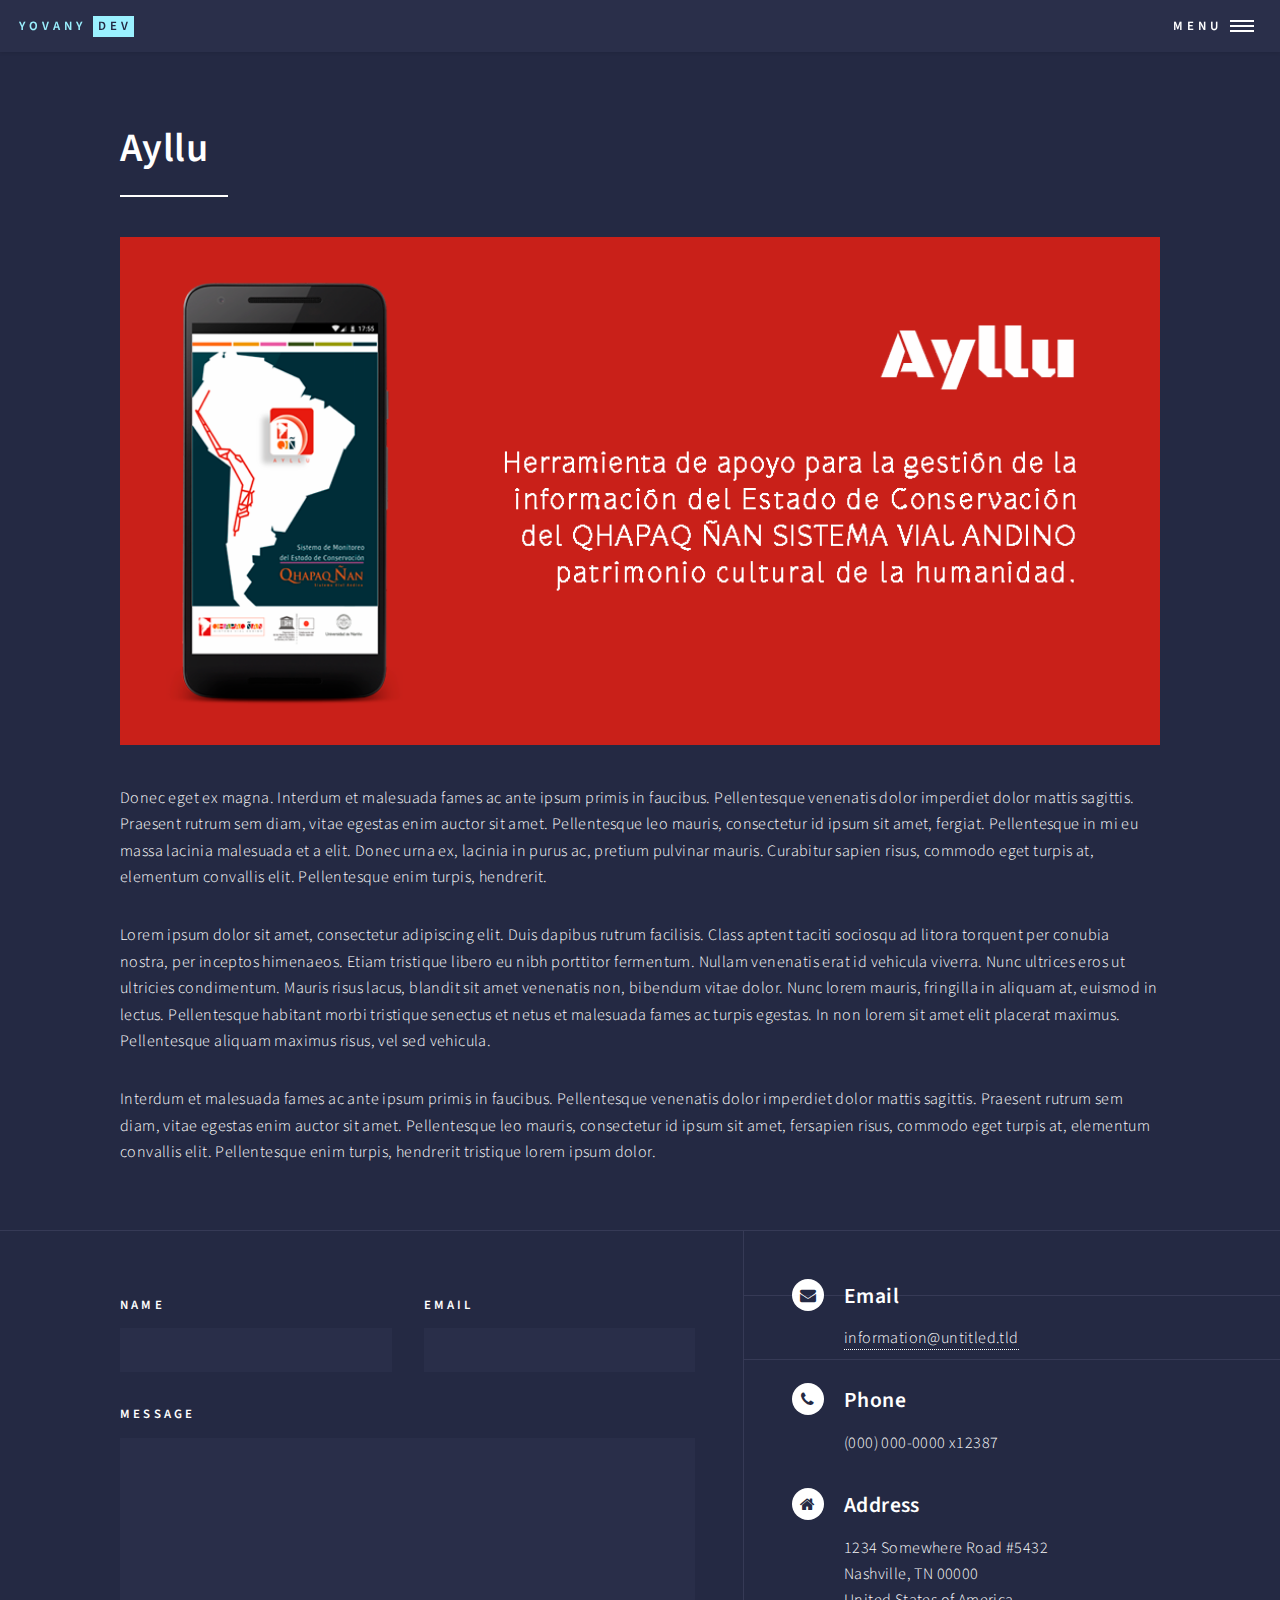
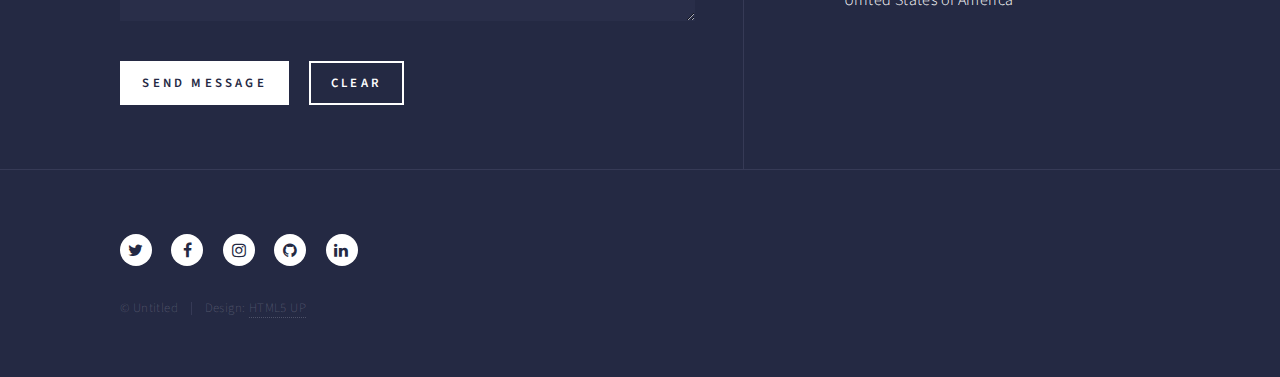
<file: ayllu.html>
<!DOCTYPE HTML>
<!--
	Forty by HTML5 UP
	html5up.net | @ajlkn
	Free for personal and commercial use under the CCA 3.0 license (html5up.net/license)
-->
<html>
	<head>
		<title>Yovany DEVELOPER</title>
		<meta charset="utf-8" />
		<meta name="viewport" content="width=device-width, initial-scale=1, user-scalable=no" />
		<!--[if lte IE 8]><script src="assets/js/ie/html5shiv.js"></script><![endif]-->
		<link rel="stylesheet" href="assets/css/main.css" />
		<!--[if lte IE 9]><link rel="stylesheet" href="assets/css/ie9.css" /><![endif]-->
		<!--[if lte IE 8]><link rel="stylesheet" href="assets/css/ie8.css" /><![endif]-->
	</head>
	<body>

		<!-- Wrapper -->
			<div id="wrapper">

				<!-- Header -->
					<header id="header">
							<a href="index.html" class="logo"><span>YOVANY</span> <strong>DEV</strong></a>
						<nav>
							<a href="#menu">Menu</a>
						</nav>
					</header>

				<!-- Menu -->
					<nav id="menu">
						<ul class="links">
							<li><a href="index.html">Inicio</a></li>
							<li><a href="projects.html">Proyectos</a></li>
						</ul>
						<ul class="actions vertical">
							<li><a href="#one" class="button special fit">Comencemos</a></li>
						</ul>
					</nav>

				<!-- Main -->
					<div id="main" class="alt">

						<!-- One -->
							<section id="one">
								<div class="inner">
									<header class="major">
										<h1>Ayllu</h1>
									</header>
									<span class="image main"><img src="images/ayllu_slogan.png" alt="" /></span>
									<p>Donec eget ex magna. Interdum et malesuada fames ac ante ipsum primis in faucibus. Pellentesque venenatis dolor imperdiet dolor mattis sagittis. Praesent rutrum sem diam, vitae egestas enim auctor sit amet. Pellentesque leo mauris, consectetur id ipsum sit amet, fergiat. Pellentesque in mi eu massa lacinia malesuada et a elit. Donec urna ex, lacinia in purus ac, pretium pulvinar mauris. Curabitur sapien risus, commodo eget turpis at, elementum convallis elit. Pellentesque enim turpis, hendrerit.</p>
									<p>Lorem ipsum dolor sit amet, consectetur adipiscing elit. Duis dapibus rutrum facilisis. Class aptent taciti sociosqu ad litora torquent per conubia nostra, per inceptos himenaeos. Etiam tristique libero eu nibh porttitor fermentum. Nullam venenatis erat id vehicula viverra. Nunc ultrices eros ut ultricies condimentum. Mauris risus lacus, blandit sit amet venenatis non, bibendum vitae dolor. Nunc lorem mauris, fringilla in aliquam at, euismod in lectus. Pellentesque habitant morbi tristique senectus et netus et malesuada fames ac turpis egestas. In non lorem sit amet elit placerat maximus. Pellentesque aliquam maximus risus, vel sed vehicula.</p>
									<p>Interdum et malesuada fames ac ante ipsum primis in faucibus. Pellentesque venenatis dolor imperdiet dolor mattis sagittis. Praesent rutrum sem diam, vitae egestas enim auctor sit amet. Pellentesque leo mauris, consectetur id ipsum sit amet, fersapien risus, commodo eget turpis at, elementum convallis elit. Pellentesque enim turpis, hendrerit tristique lorem ipsum dolor.</p>
								</div>
							</section>

					</div>

				<!-- Contact -->
					<section id="contact">
						<div class="inner">
							<section>
								<form method="post" action="#">
									<div class="field half first">
										<label for="name">Name</label>
										<input type="text" name="name" id="name" />
									</div>
									<div class="field half">
										<label for="email">Email</label>
										<input type="text" name="email" id="email" />
									</div>
									<div class="field">
										<label for="message">Message</label>
										<textarea name="message" id="message" rows="6"></textarea>
									</div>
									<ul class="actions">
										<li><input type="submit" value="Send Message" class="special" /></li>
										<li><input type="reset" value="Clear" /></li>
									</ul>
								</form>
							</section>
							<section class="split">
								<section>
									<div class="contact-method">
										<span class="icon alt fa-envelope"></span>
										<h3>Email</h3>
										<a href="#">information@untitled.tld</a>
									</div>
								</section>
								<section>
									<div class="contact-method">
										<span class="icon alt fa-phone"></span>
										<h3>Phone</h3>
										<span>(000) 000-0000 x12387</span>
									</div>
								</section>
								<section>
									<div class="contact-method">
										<span class="icon alt fa-home"></span>
										<h3>Address</h3>
										<span>1234 Somewhere Road #5432<br />
										Nashville, TN 00000<br />
										United States of America</span>
									</div>
								</section>
							</section>
						</div>
					</section>

				<!-- Footer -->
					<footer id="footer">
						<div class="inner">
							<ul class="icons">
								<li><a href="#" class="icon alt fa-twitter"><span class="label">Twitter</span></a></li>
								<li><a href="#" class="icon alt fa-facebook"><span class="label">Facebook</span></a></li>
								<li><a href="#" class="icon alt fa-instagram"><span class="label">Instagram</span></a></li>
								<li><a href="#" class="icon alt fa-github"><span class="label">GitHub</span></a></li>
								<li><a href="#" class="icon alt fa-linkedin"><span class="label">LinkedIn</span></a></li>
							</ul>
							<ul class="copyright">
								<li>&copy; Untitled</li><li>Design: <a href="https://html5up.net">HTML5 UP</a></li>
							</ul>
						</div>
					</footer>

			</div>

		<!-- Scripts -->
			<script src="assets/js/jquery.min.js"></script>
			<script src="assets/js/jquery.scrolly.min.js"></script>
			<script src="assets/js/jquery.scrollex.min.js"></script>
			<script src="assets/js/skel.min.js"></script>
			<script src="assets/js/util.js"></script>
			<!--[if lte IE 8]><script src="assets/js/ie/respond.min.js"></script><![endif]-->
			<script src="assets/js/main.js"></script>

	</body>
</html>
</file>
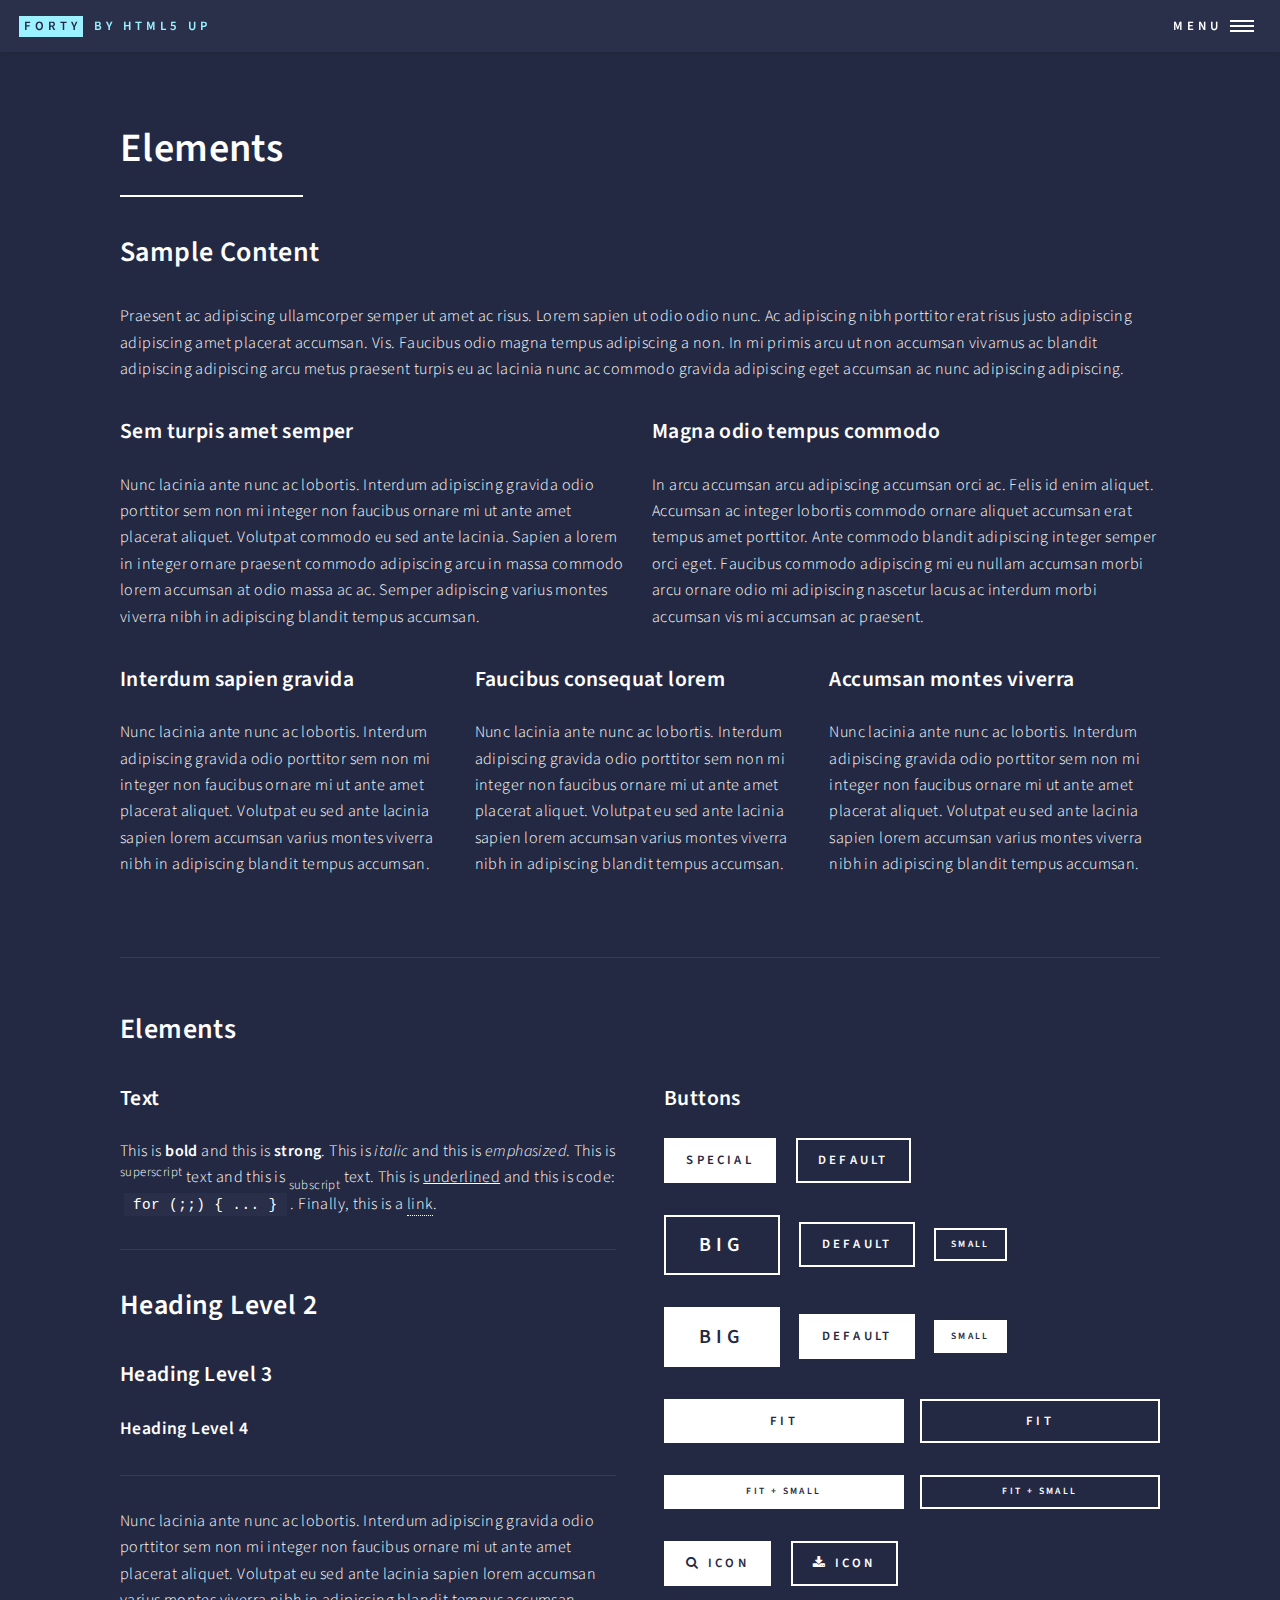
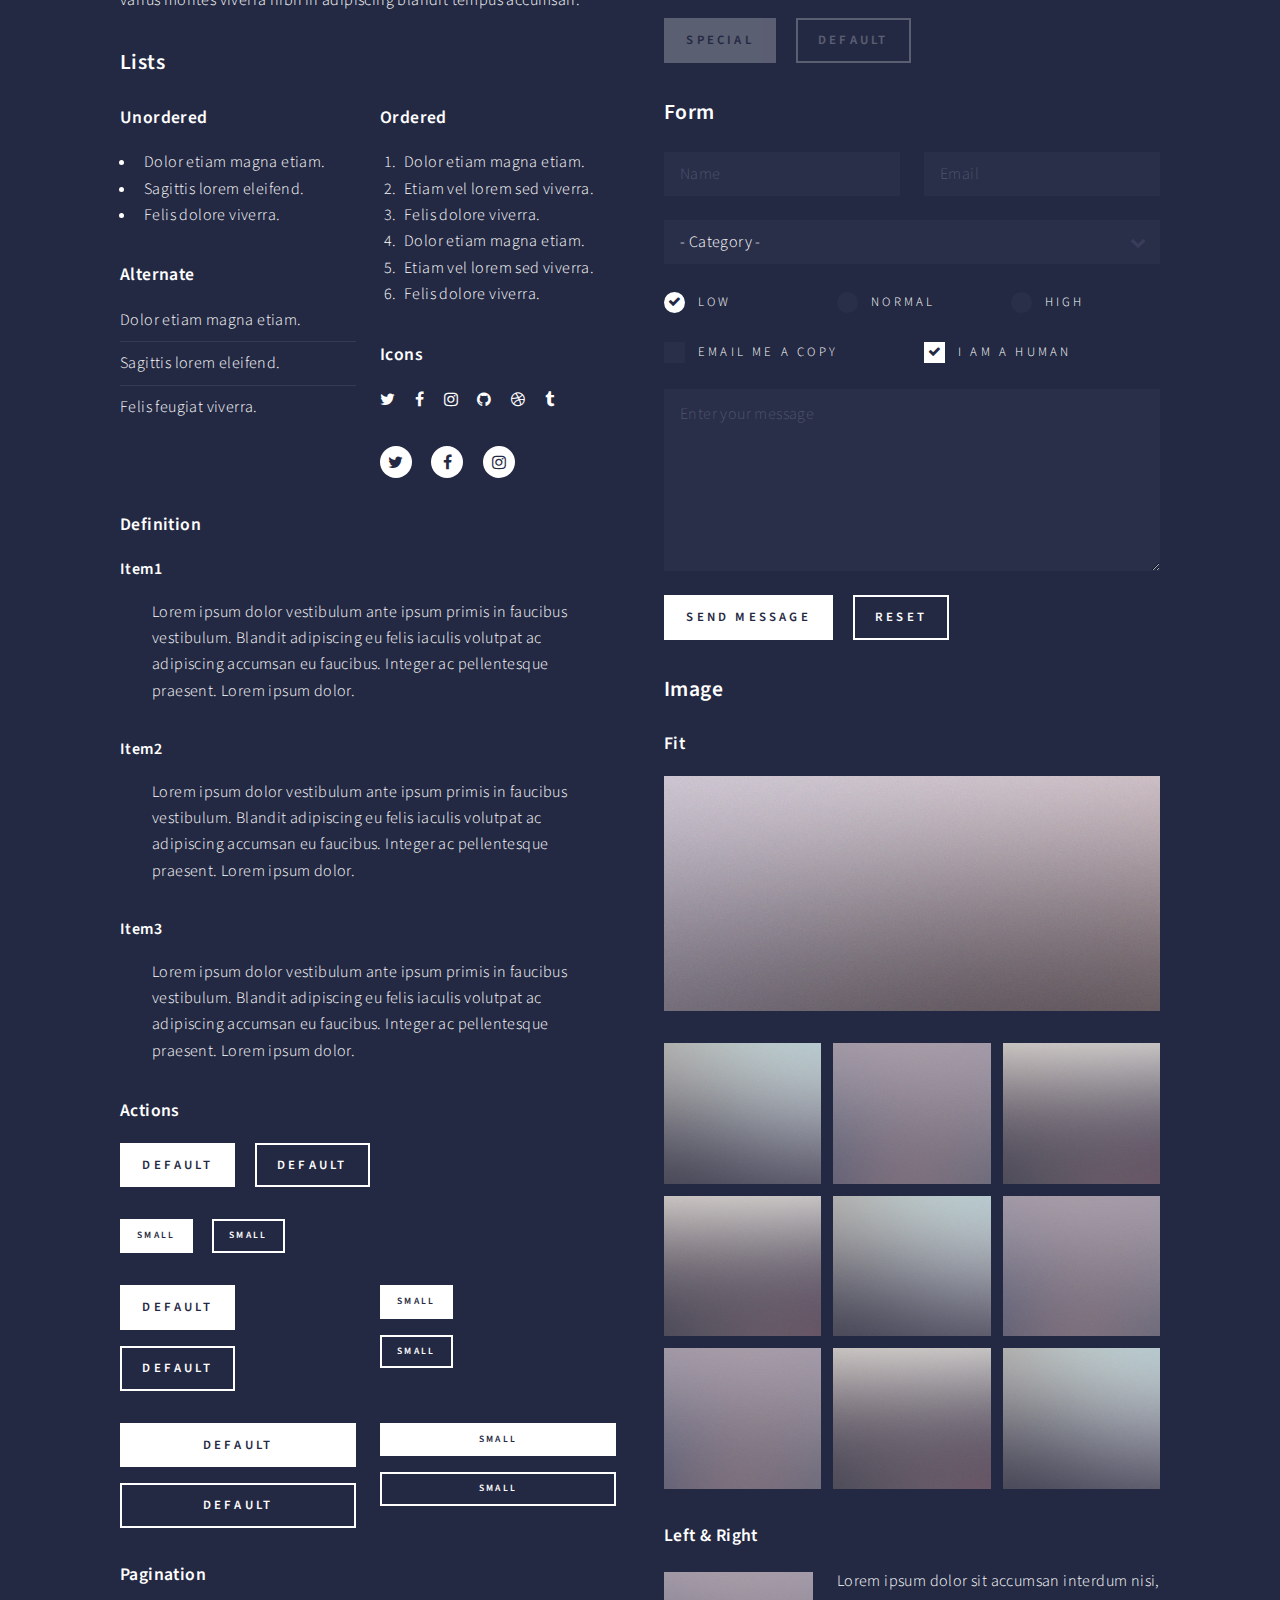
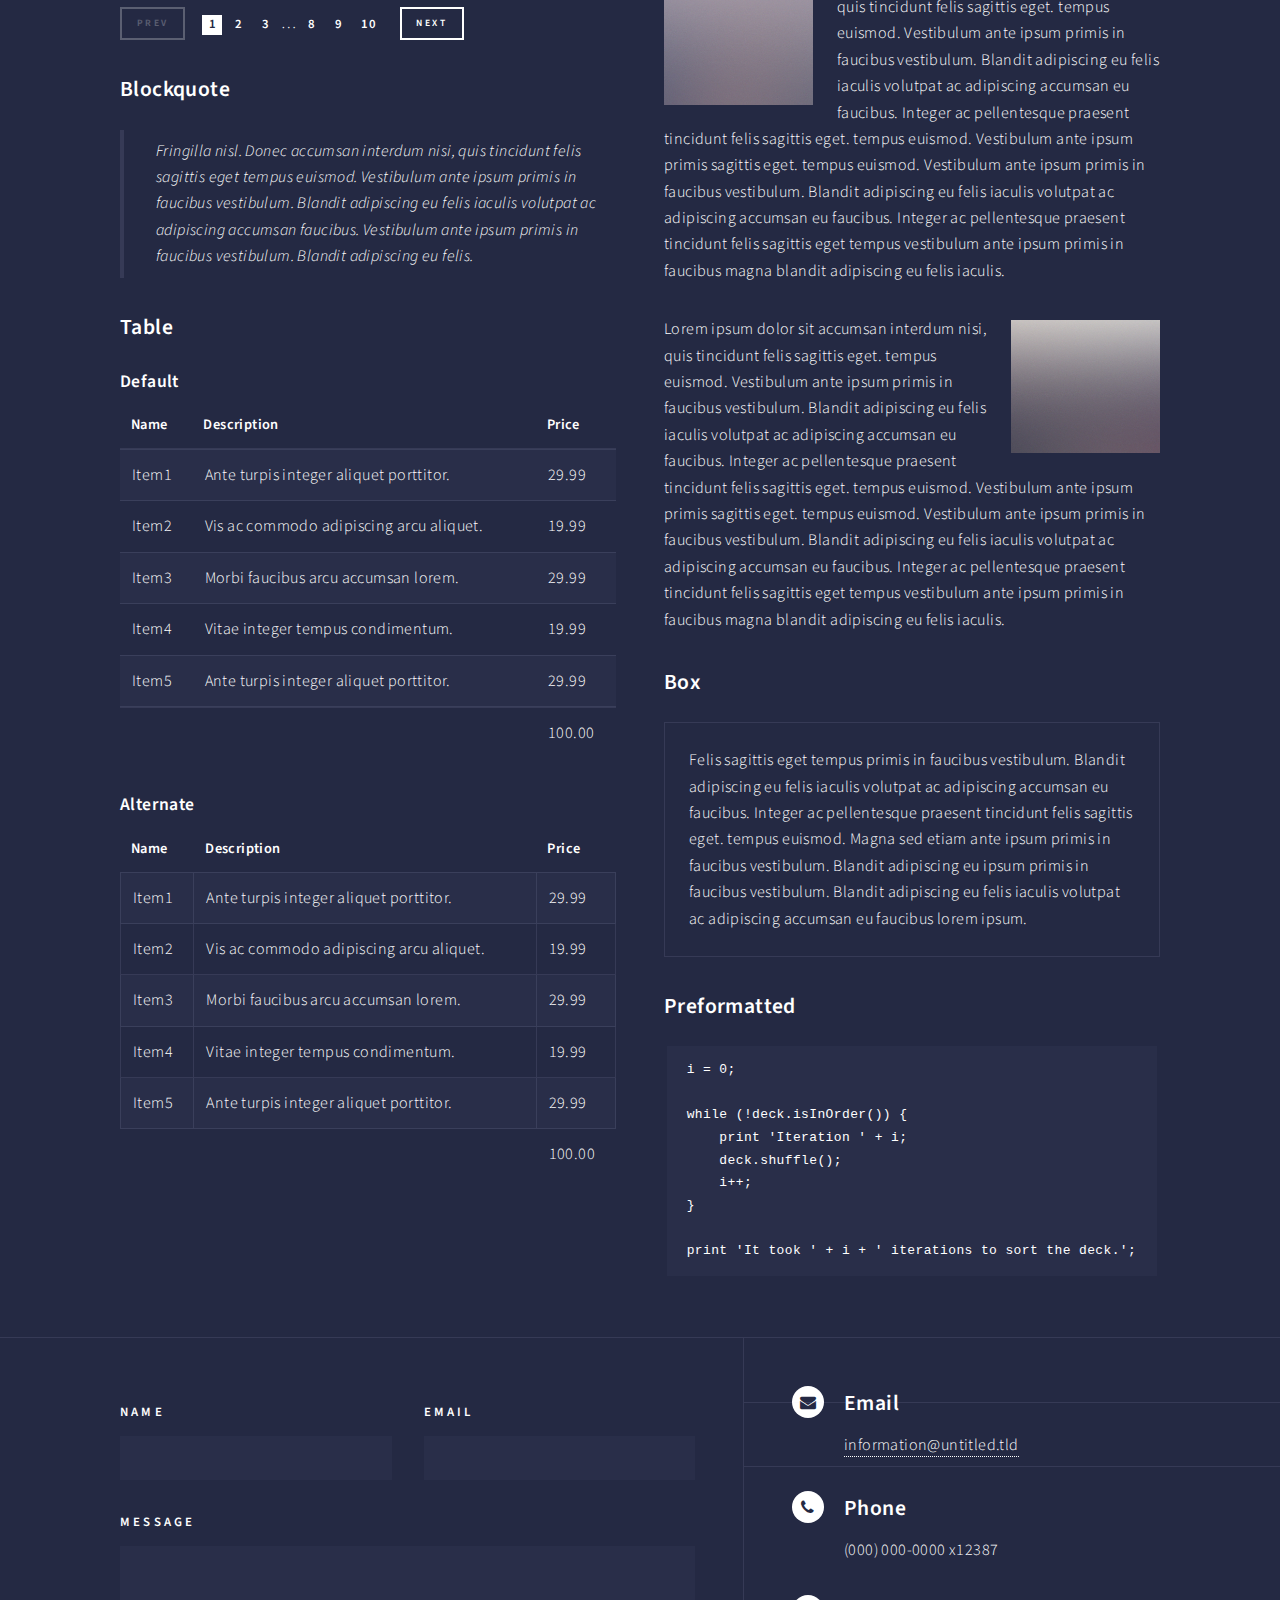
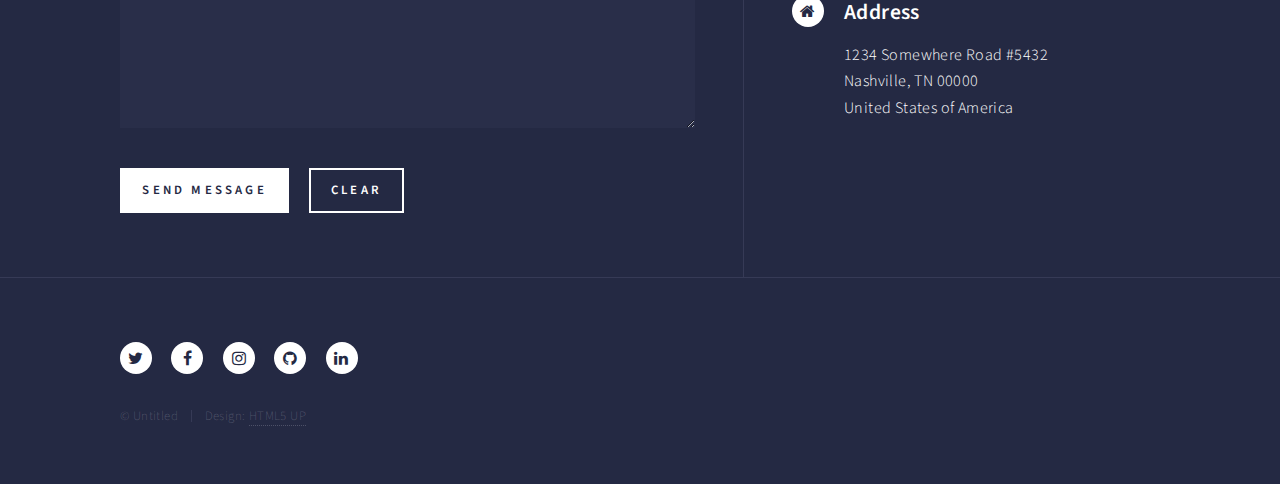
<file: elements.html>
<!DOCTYPE HTML>
<!--
	Forty by HTML5 UP
	html5up.net | @ajlkn
	Free for personal and commercial use under the CCA 3.0 license (html5up.net/license)
-->
<html>
	<head>
		<title>Elements - Forty by HTML5 UP</title>
		<meta charset="utf-8" />
		<meta name="viewport" content="width=device-width, initial-scale=1, user-scalable=no" />
		<!--[if lte IE 8]><script src="assets/js/ie/html5shiv.js"></script><![endif]-->
		<link rel="stylesheet" href="assets/css/main.css" />
		<!--[if lte IE 9]><link rel="stylesheet" href="assets/css/ie9.css" /><![endif]-->
		<!--[if lte IE 8]><link rel="stylesheet" href="assets/css/ie8.css" /><![endif]-->
	</head>
	<body>

		<!-- Wrapper -->
			<div id="wrapper">

				<!-- Header -->
					<header id="header">
						<a href="index.html" class="logo"><strong>Forty</strong> <span>by HTML5 UP</span></a>
						<nav>
							<a href="#menu">Menu</a>
						</nav>
					</header>

				<!-- Menu -->
					<nav id="menu">
						<ul class="links">
							<li><a href="index.html">Home</a></li>
							<li><a href="landing.html">Landing</a></li>
							<li><a href="generic.html">Generic</a></li>
							<li><a href="elements.html">Elements</a></li>
						</ul>
						<ul class="actions vertical">
							<li><a href="#" class="button special fit">Get Started</a></li>
							<li><a href="#" class="button fit">Log In</a></li>
						</ul>
					</nav>

				<!-- Main -->
					<div id="main" class="alt">

						<!-- One -->
							<section id="one">
								<div class="inner">
									<header class="major">
										<h1>Elements</h1>
									</header>

									<!-- Content -->
										<h2 id="content">Sample Content</h2>
										<p>Praesent ac adipiscing ullamcorper semper ut amet ac risus. Lorem sapien ut odio odio nunc. Ac adipiscing nibh porttitor erat risus justo adipiscing adipiscing amet placerat accumsan. Vis. Faucibus odio magna tempus adipiscing a non. In mi primis arcu ut non accumsan vivamus ac blandit adipiscing adipiscing arcu metus praesent turpis eu ac lacinia nunc ac commodo gravida adipiscing eget accumsan ac nunc adipiscing adipiscing.</p>
										<div class="row">
											<div class="6u 12u$(small)">
												<h3>Sem turpis amet semper</h3>
												<p>Nunc lacinia ante nunc ac lobortis. Interdum adipiscing gravida odio porttitor sem non mi integer non faucibus ornare mi ut ante amet placerat aliquet. Volutpat commodo eu sed ante lacinia. Sapien a lorem in integer ornare praesent commodo adipiscing arcu in massa commodo lorem accumsan at odio massa ac ac. Semper adipiscing varius montes viverra nibh in adipiscing blandit tempus accumsan.</p>
											</div>
											<div class="6u$ 12u$(small)">
												<h3>Magna odio tempus commodo</h3>
												<p>In arcu accumsan arcu adipiscing accumsan orci ac. Felis id enim aliquet. Accumsan ac integer lobortis commodo ornare aliquet accumsan erat tempus amet porttitor. Ante commodo blandit adipiscing integer semper orci eget. Faucibus commodo adipiscing mi eu nullam accumsan morbi arcu ornare odio mi adipiscing nascetur lacus ac interdum morbi accumsan vis mi accumsan ac praesent.</p>
											</div>
											<!-- Break -->
											<div class="4u 12u$(medium)">
												<h3>Interdum sapien gravida</h3>
												<p>Nunc lacinia ante nunc ac lobortis. Interdum adipiscing gravida odio porttitor sem non mi integer non faucibus ornare mi ut ante amet placerat aliquet. Volutpat eu sed ante lacinia sapien lorem accumsan varius montes viverra nibh in adipiscing blandit tempus accumsan.</p>
											</div>
											<div class="4u 12u$(medium)">
												<h3>Faucibus consequat lorem</h3>
												<p>Nunc lacinia ante nunc ac lobortis. Interdum adipiscing gravida odio porttitor sem non mi integer non faucibus ornare mi ut ante amet placerat aliquet. Volutpat eu sed ante lacinia sapien lorem accumsan varius montes viverra nibh in adipiscing blandit tempus accumsan.</p>
											</div>
											<div class="4u$ 12u$(medium)">
												<h3>Accumsan montes viverra</h3>
												<p>Nunc lacinia ante nunc ac lobortis. Interdum adipiscing gravida odio porttitor sem non mi integer non faucibus ornare mi ut ante amet placerat aliquet. Volutpat eu sed ante lacinia sapien lorem accumsan varius montes viverra nibh in adipiscing blandit tempus accumsan.</p>
											</div>
										</div>

									<hr class="major" />

									<!-- Elements -->
										<h2 id="elements">Elements</h2>
										<div class="row 200%">
											<div class="6u 12u$(medium)">

												<!-- Text stuff -->
													<h3>Text</h3>
													<p>This is <b>bold</b> and this is <strong>strong</strong>. This is <i>italic</i> and this is <em>emphasized</em>.
													This is <sup>superscript</sup> text and this is <sub>subscript</sub> text.
													This is <u>underlined</u> and this is code: <code>for (;;) { ... }</code>.
													Finally, this is a <a href="#">link</a>.</p>
													<hr />
													<h2>Heading Level 2</h2>
													<h3>Heading Level 3</h3>
													<h4>Heading Level 4</h4>
													<hr />
													<p>Nunc lacinia ante nunc ac lobortis. Interdum adipiscing gravida odio porttitor sem non mi integer non faucibus ornare mi ut ante amet placerat aliquet. Volutpat eu sed ante lacinia sapien lorem accumsan varius montes viverra nibh in adipiscing blandit tempus accumsan.</p>

												<!-- Lists -->
													<h3>Lists</h3>
													<div class="row">
														<div class="6u 12u$(small)">

															<h4>Unordered</h4>
															<ul>
																<li>Dolor etiam magna etiam.</li>
																<li>Sagittis lorem eleifend.</li>
																<li>Felis dolore viverra.</li>
															</ul>

															<h4>Alternate</h4>
															<ul class="alt">
																<li>Dolor etiam magna etiam.</li>
																<li>Sagittis lorem eleifend.</li>
																<li>Felis feugiat viverra.</li>
															</ul>

														</div>
														<div class="6u$ 12u$(small)">

															<h4>Ordered</h4>
															<ol>
																<li>Dolor etiam magna etiam.</li>
																<li>Etiam vel lorem sed viverra.</li>
																<li>Felis dolore viverra.</li>
																<li>Dolor etiam magna etiam.</li>
																<li>Etiam vel lorem sed viverra.</li>
																<li>Felis dolore viverra.</li>
															</ol>

															<h4>Icons</h4>
															<ul class="icons">
																<li><a href="#" class="icon fa-twitter"><span class="label">Twitter</span></a></li>
																<li><a href="#" class="icon fa-facebook"><span class="label">Facebook</span></a></li>
																<li><a href="#" class="icon fa-instagram"><span class="label">Instagram</span></a></li>
																<li><a href="#" class="icon fa-github"><span class="label">Github</span></a></li>
																<li><a href="#" class="icon fa-dribbble"><span class="label">Dribbble</span></a></li>
																<li><a href="#" class="icon fa-tumblr"><span class="label">Tumblr</span></a></li>
															</ul>
															<ul class="icons">
																<li><a href="#" class="icon alt fa-twitter"><span class="label">Twitter</span></a></li>
																<li><a href="#" class="icon alt fa-facebook"><span class="label">Facebook</span></a></li>
																<li><a href="#" class="icon alt fa-instagram"><span class="label">Instagram</span></a></li>
															</ul>

														</div>
													</div>
													<h4>Definition</h4>
													<dl>
														<dt>Item1</dt>
														<dd>
															<p>Lorem ipsum dolor vestibulum ante ipsum primis in faucibus vestibulum. Blandit adipiscing eu felis iaculis volutpat ac adipiscing accumsan eu faucibus. Integer ac pellentesque praesent. Lorem ipsum dolor.</p>
														</dd>
														<dt>Item2</dt>
														<dd>
															<p>Lorem ipsum dolor vestibulum ante ipsum primis in faucibus vestibulum. Blandit adipiscing eu felis iaculis volutpat ac adipiscing accumsan eu faucibus. Integer ac pellentesque praesent. Lorem ipsum dolor.</p>
														</dd>
														<dt>Item3</dt>
														<dd>
															<p>Lorem ipsum dolor vestibulum ante ipsum primis in faucibus vestibulum. Blandit adipiscing eu felis iaculis volutpat ac adipiscing accumsan eu faucibus. Integer ac pellentesque praesent. Lorem ipsum dolor.</p>
														</dd>
													</dl>

													<h4>Actions</h4>
													<ul class="actions">
														<li><a href="#" class="button special">Default</a></li>
														<li><a href="#" class="button">Default</a></li>
													</ul>
													<ul class="actions small">
														<li><a href="#" class="button special small">Small</a></li>
														<li><a href="#" class="button small">Small</a></li>
													</ul>
													<div class="row">
														<div class="6u 12u$(small)">
															<ul class="actions vertical">
																<li><a href="#" class="button special">Default</a></li>
																<li><a href="#" class="button">Default</a></li>
															</ul>
														</div>
														<div class="6u$ 12u$(small)">
															<ul class="actions vertical small">
																<li><a href="#" class="button special small">Small</a></li>
																<li><a href="#" class="button small">Small</a></li>
															</ul>
														</div>
														<div class="6u 12u$(small)">
															<ul class="actions vertical">
																<li><a href="#" class="button special fit">Default</a></li>
																<li><a href="#" class="button fit">Default</a></li>
															</ul>
														</div>
														<div class="6u$ 12u$(small)">
															<ul class="actions vertical small">
																<li><a href="#" class="button special small fit">Small</a></li>
																<li><a href="#" class="button small fit">Small</a></li>
															</ul>
														</div>
													</div>

													<h4>Pagination</h4>
													<ul class="pagination">
														<li><span class="button small disabled">Prev</span></li>
														<li><a href="#" class="page active">1</a></li>
														<li><a href="#" class="page">2</a></li>
														<li><a href="#" class="page">3</a></li>
														<li><span>&hellip;</span></li>
														<li><a href="#" class="page">8</a></li>
														<li><a href="#" class="page">9</a></li>
														<li><a href="#" class="page">10</a></li>
														<li><a href="#" class="button small">Next</a></li>
													</ul>

												<!-- Blockquote -->
													<h3>Blockquote</h3>
													<blockquote>Fringilla nisl. Donec accumsan interdum nisi, quis tincidunt felis sagittis eget tempus euismod. Vestibulum ante ipsum primis in faucibus vestibulum. Blandit adipiscing eu felis iaculis volutpat ac adipiscing accumsan faucibus. Vestibulum ante ipsum primis in faucibus vestibulum. Blandit adipiscing eu felis.</blockquote>

												<!-- Table -->
													<h3>Table</h3>

													<h4>Default</h4>
													<div class="table-wrapper">
														<table>
															<thead>
																<tr>
																	<th>Name</th>
																	<th>Description</th>
																	<th>Price</th>
																</tr>
															</thead>
															<tbody>
																<tr>
																	<td>Item1</td>
																	<td>Ante turpis integer aliquet porttitor.</td>
																	<td>29.99</td>
																</tr>
																<tr>
																	<td>Item2</td>
																	<td>Vis ac commodo adipiscing arcu aliquet.</td>
																	<td>19.99</td>
																</tr>
																<tr>
																	<td>Item3</td>
																	<td> Morbi faucibus arcu accumsan lorem.</td>
																	<td>29.99</td>
																</tr>
																<tr>
																	<td>Item4</td>
																	<td>Vitae integer tempus condimentum.</td>
																	<td>19.99</td>
																</tr>
																<tr>
																	<td>Item5</td>
																	<td>Ante turpis integer aliquet porttitor.</td>
																	<td>29.99</td>
																</tr>
															</tbody>
															<tfoot>
																<tr>
																	<td colspan="2"></td>
																	<td>100.00</td>
																</tr>
															</tfoot>
														</table>
													</div>

													<h4>Alternate</h4>
													<div class="table-wrapper">
														<table class="alt">
															<thead>
																<tr>
																	<th>Name</th>
																	<th>Description</th>
																	<th>Price</th>
																</tr>
															</thead>
															<tbody>
																<tr>
																	<td>Item1</td>
																	<td>Ante turpis integer aliquet porttitor.</td>
																	<td>29.99</td>
																</tr>
																<tr>
																	<td>Item2</td>
																	<td>Vis ac commodo adipiscing arcu aliquet.</td>
																	<td>19.99</td>
																</tr>
																<tr>
																	<td>Item3</td>
																	<td> Morbi faucibus arcu accumsan lorem.</td>
																	<td>29.99</td>
																</tr>
																<tr>
																	<td>Item4</td>
																	<td>Vitae integer tempus condimentum.</td>
																	<td>19.99</td>
																</tr>
																<tr>
																	<td>Item5</td>
																	<td>Ante turpis integer aliquet porttitor.</td>
																	<td>29.99</td>
																</tr>
															</tbody>
															<tfoot>
																<tr>
																	<td colspan="2"></td>
																	<td>100.00</td>
																</tr>
															</tfoot>
														</table>
													</div>

											</div>
											<div class="6u$ 12u$(medium)">

												<!-- Buttons -->
													<h3>Buttons</h3>
													<ul class="actions">
														<li><a href="#" class="button special">Special</a></li>
														<li><a href="#" class="button">Default</a></li>
													</ul>
													<ul class="actions">
														<li><a href="#" class="button big">Big</a></li>
														<li><a href="#" class="button">Default</a></li>
														<li><a href="#" class="button small">Small</a></li>
													</ul>
													<ul class="actions">
														<li><a href="#" class="button special big">Big</a></li>
														<li><a href="#" class="button special">Default</a></li>
														<li><a href="#" class="button special small">Small</a></li>
													</ul>
													<ul class="actions fit">
														<li><a href="#" class="button special fit">Fit</a></li>
														<li><a href="#" class="button fit">Fit</a></li>
													</ul>
													<ul class="actions fit small">
														<li><a href="#" class="button special fit small">Fit + Small</a></li>
														<li><a href="#" class="button fit small">Fit + Small</a></li>
													</ul>
													<ul class="actions">
														<li><a href="#" class="button special icon fa-search">Icon</a></li>
														<li><a href="#" class="button icon fa-download">Icon</a></li>
													</ul>
													<ul class="actions">
														<li><span class="button special disabled">Special</span></li>
														<li><span class="button disabled">Default</span></li>
													</ul>

												<!-- Form -->
													<h3>Form</h3>

													<form method="post" action="#">
														<div class="row uniform">
															<div class="6u 12u$(xsmall)">
																<input type="text" name="demo-name" id="demo-name" value="" placeholder="Name" />
															</div>
															<div class="6u$ 12u$(xsmall)">
																<input type="email" name="demo-email" id="demo-email" value="" placeholder="Email" />
															</div>
															<!-- Break -->
															<div class="12u$">
																<div class="select-wrapper">
																	<select name="demo-category" id="demo-category">
																		<option value="">- Category -</option>
																		<option value="1">Manufacturing</option>
																		<option value="1">Shipping</option>
																		<option value="1">Administration</option>
																		<option value="1">Human Resources</option>
																	</select>
																</div>
															</div>
															<!-- Break -->
															<div class="4u 12u$(small)">
																<input type="radio" id="demo-priority-low" name="demo-priority" checked>
																<label for="demo-priority-low">Low</label>
															</div>
															<div class="4u 12u$(small)">
																<input type="radio" id="demo-priority-normal" name="demo-priority">
																<label for="demo-priority-normal">Normal</label>
															</div>
															<div class="4u$ 12u$(small)">
																<input type="radio" id="demo-priority-high" name="demo-priority">
																<label for="demo-priority-high">High</label>
															</div>
															<!-- Break -->
															<div class="6u 12u$(small)">
																<input type="checkbox" id="demo-copy" name="demo-copy">
																<label for="demo-copy">Email me a copy</label>
															</div>
															<div class="6u$ 12u$(small)">
																<input type="checkbox" id="demo-human" name="demo-human" checked>
																<label for="demo-human">I am a human</label>
															</div>
															<!-- Break -->
															<div class="12u$">
																<textarea name="demo-message" id="demo-message" placeholder="Enter your message" rows="6"></textarea>
															</div>
															<!-- Break -->
															<div class="12u$">
																<ul class="actions">
																	<li><input type="submit" value="Send Message" class="special" /></li>
																	<li><input type="reset" value="Reset" /></li>
																</ul>
															</div>
														</div>
													</form>

												<!-- Image -->
													<h3>Image</h3>

													<h4>Fit</h4>
													<span class="image fit"><img src="images/pic03.jpg" alt="" /></span>
													<div class="box alt">
														<div class="row 50% uniform">
															<div class="4u"><span class="image fit"><img src="images/pic08.jpg" alt="" /></span></div>
															<div class="4u"><span class="image fit"><img src="images/pic09.jpg" alt="" /></span></div>
															<div class="4u$"><span class="image fit"><img src="images/pic10.jpg" alt="" /></span></div>
															<!-- Break -->
															<div class="4u"><span class="image fit"><img src="images/pic10.jpg" alt="" /></span></div>
															<div class="4u"><span class="image fit"><img src="images/pic08.jpg" alt="" /></span></div>
															<div class="4u$"><span class="image fit"><img src="images/pic09.jpg" alt="" /></span></div>
															<!-- Break -->
															<div class="4u"><span class="image fit"><img src="images/pic09.jpg" alt="" /></span></div>
															<div class="4u"><span class="image fit"><img src="images/pic10.jpg" alt="" /></span></div>
															<div class="4u$"><span class="image fit"><img src="images/pic08.jpg" alt="" /></span></div>
														</div>
													</div>

													<h4>Left &amp; Right</h4>
													<p><span class="image left"><img src="images/pic09.jpg" alt="" /></span>Lorem ipsum dolor sit accumsan interdum nisi, quis tincidunt felis sagittis eget. tempus euismod. Vestibulum ante ipsum primis in faucibus vestibulum. Blandit adipiscing eu felis iaculis volutpat ac adipiscing accumsan eu faucibus. Integer ac pellentesque praesent tincidunt felis sagittis eget. tempus euismod. Vestibulum ante ipsum primis sagittis eget. tempus euismod. Vestibulum ante ipsum primis in faucibus vestibulum. Blandit adipiscing eu felis iaculis volutpat ac adipiscing accumsan eu faucibus. Integer ac pellentesque praesent tincidunt felis sagittis eget tempus vestibulum ante ipsum primis in faucibus magna blandit adipiscing eu felis iaculis.</p>
													<p><span class="image right"><img src="images/pic10.jpg" alt="" /></span>Lorem ipsum dolor sit accumsan interdum nisi, quis tincidunt felis sagittis eget. tempus euismod. Vestibulum ante ipsum primis in faucibus vestibulum. Blandit adipiscing eu felis iaculis volutpat ac adipiscing accumsan eu faucibus. Integer ac pellentesque praesent tincidunt felis sagittis eget. tempus euismod. Vestibulum ante ipsum primis sagittis eget. tempus euismod. Vestibulum ante ipsum primis in faucibus vestibulum. Blandit adipiscing eu felis iaculis volutpat ac adipiscing accumsan eu faucibus. Integer ac pellentesque praesent tincidunt felis sagittis eget tempus vestibulum ante ipsum primis in faucibus magna blandit adipiscing eu felis iaculis.</p>

												<!-- Box -->
													<h3>Box</h3>
													<div class="box">
														<p>Felis sagittis eget tempus primis in faucibus vestibulum. Blandit adipiscing eu felis iaculis volutpat ac adipiscing accumsan eu faucibus. Integer ac pellentesque praesent tincidunt felis sagittis eget. tempus euismod. Magna sed etiam ante ipsum primis in faucibus vestibulum. Blandit adipiscing eu ipsum primis in faucibus vestibulum. Blandit adipiscing eu felis iaculis volutpat ac adipiscing accumsan eu faucibus lorem ipsum.</p>
													</div>

												<!-- Preformatted Code -->
													<h3>Preformatted</h3>
													<pre><code>i = 0;

while (!deck.isInOrder()) {
    print 'Iteration ' + i;
    deck.shuffle();
    i++;
}

print 'It took ' + i + ' iterations to sort the deck.';
</code></pre>

											</div>
										</div>

								</div>
							</section>

					</div>

				<!-- Contact -->
					<section id="contact">
						<div class="inner">
							<section>
								<form method="post" action="#">
									<div class="field half first">
										<label for="name">Name</label>
										<input type="text" name="name" id="name" />
									</div>
									<div class="field half">
										<label for="email">Email</label>
										<input type="text" name="email" id="email" />
									</div>
									<div class="field">
										<label for="message">Message</label>
										<textarea name="message" id="message" rows="6"></textarea>
									</div>
									<ul class="actions">
										<li><input type="submit" value="Send Message" class="special" /></li>
										<li><input type="reset" value="Clear" /></li>
									</ul>
								</form>
							</section>
							<section class="split">
								<section>
									<div class="contact-method">
										<span class="icon alt fa-envelope"></span>
										<h3>Email</h3>
										<a href="#">information@untitled.tld</a>
									</div>
								</section>
								<section>
									<div class="contact-method">
										<span class="icon alt fa-phone"></span>
										<h3>Phone</h3>
										<span>(000) 000-0000 x12387</span>
									</div>
								</section>
								<section>
									<div class="contact-method">
										<span class="icon alt fa-home"></span>
										<h3>Address</h3>
										<span>1234 Somewhere Road #5432<br />
										Nashville, TN 00000<br />
										United States of America</span>
									</div>
								</section>
							</section>
						</div>
					</section>

				<!-- Footer -->
					<footer id="footer">
						<div class="inner">
							<ul class="icons">
								<li><a href="#" class="icon alt fa-twitter"><span class="label">Twitter</span></a></li>
								<li><a href="#" class="icon alt fa-facebook"><span class="label">Facebook</span></a></li>
								<li><a href="#" class="icon alt fa-instagram"><span class="label">Instagram</span></a></li>
								<li><a href="#" class="icon alt fa-github"><span class="label">GitHub</span></a></li>
								<li><a href="#" class="icon alt fa-linkedin"><span class="label">LinkedIn</span></a></li>
							</ul>
							<ul class="copyright">
								<li>&copy; Untitled</li><li>Design: <a href="https://html5up.net">HTML5 UP</a></li>
							</ul>
						</div>
					</footer>

			</div>

		<!-- Scripts -->
			<script src="assets/js/jquery.min.js"></script>
			<script src="assets/js/jquery.scrolly.min.js"></script>
			<script src="assets/js/jquery.scrollex.min.js"></script>
			<script src="assets/js/skel.min.js"></script>
			<script src="assets/js/util.js"></script>
			<!--[if lte IE 8]><script src="assets/js/ie/respond.min.js"></script><![endif]-->
			<script src="assets/js/main.js"></script>

	</body>
</html>
</file>
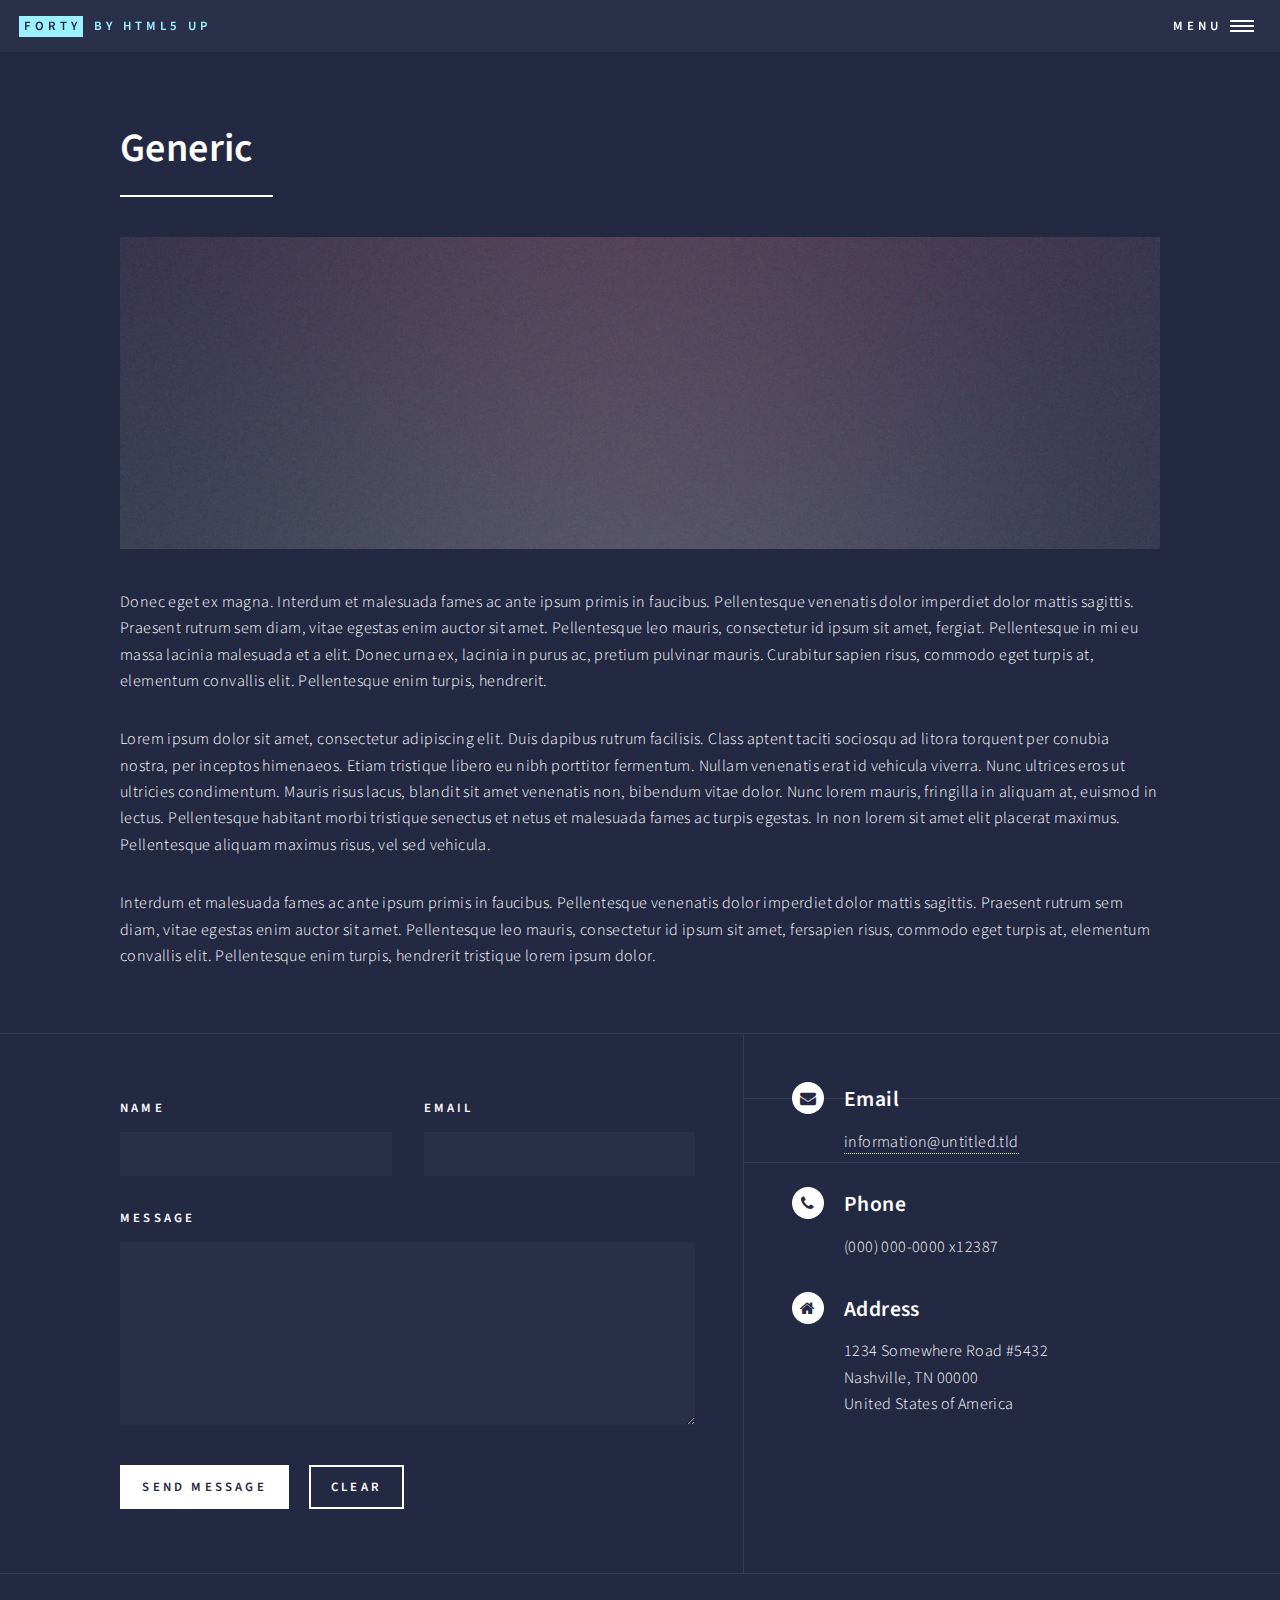
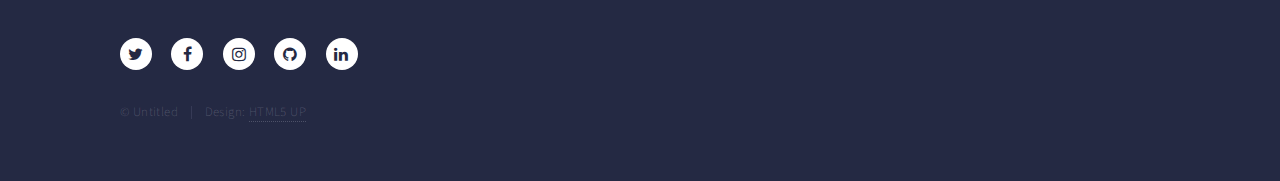
<file: generic.html>
<!DOCTYPE HTML>
<!--
	Forty by HTML5 UP
	html5up.net | @ajlkn
	Free for personal and commercial use under the CCA 3.0 license (html5up.net/license)
-->
<html>
	<head>
		<title>Generic - Forty by HTML5 UP</title>
		<meta charset="utf-8" />
		<meta name="viewport" content="width=device-width, initial-scale=1, user-scalable=no" />
		<!--[if lte IE 8]><script src="assets/js/ie/html5shiv.js"></script><![endif]-->
		<link rel="stylesheet" href="assets/css/main.css" />
		<!--[if lte IE 9]><link rel="stylesheet" href="assets/css/ie9.css" /><![endif]-->
		<!--[if lte IE 8]><link rel="stylesheet" href="assets/css/ie8.css" /><![endif]-->
	</head>
	<body>

		<!-- Wrapper -->
			<div id="wrapper">

				<!-- Header -->
					<header id="header">
						<a href="index.html" class="logo"><strong>Forty</strong> <span>by HTML5 UP</span></a>
						<nav>
							<a href="#menu">Menu</a>
						</nav>
					</header>

				<!-- Menu -->
					<nav id="menu">
						<ul class="links">
							<li><a href="index.html">Home</a></li>
							<li><a href="landing.html">Landing</a></li>
							<li><a href="generic.html">Generic</a></li>
							<li><a href="elements.html">Elements</a></li>
						</ul>
						<ul class="actions vertical">
							<li><a href="#" class="button special fit">Get Started</a></li>
							<li><a href="#" class="button fit">Log In</a></li>
						</ul>
					</nav>

				<!-- Main -->
					<div id="main" class="alt">

						<!-- One -->
							<section id="one">
								<div class="inner">
									<header class="major">
										<h1>Generic</h1>
									</header>
									<span class="image main"><img src="images/pic11.jpg" alt="" /></span>
									<p>Donec eget ex magna. Interdum et malesuada fames ac ante ipsum primis in faucibus. Pellentesque venenatis dolor imperdiet dolor mattis sagittis. Praesent rutrum sem diam, vitae egestas enim auctor sit amet. Pellentesque leo mauris, consectetur id ipsum sit amet, fergiat. Pellentesque in mi eu massa lacinia malesuada et a elit. Donec urna ex, lacinia in purus ac, pretium pulvinar mauris. Curabitur sapien risus, commodo eget turpis at, elementum convallis elit. Pellentesque enim turpis, hendrerit.</p>
									<p>Lorem ipsum dolor sit amet, consectetur adipiscing elit. Duis dapibus rutrum facilisis. Class aptent taciti sociosqu ad litora torquent per conubia nostra, per inceptos himenaeos. Etiam tristique libero eu nibh porttitor fermentum. Nullam venenatis erat id vehicula viverra. Nunc ultrices eros ut ultricies condimentum. Mauris risus lacus, blandit sit amet venenatis non, bibendum vitae dolor. Nunc lorem mauris, fringilla in aliquam at, euismod in lectus. Pellentesque habitant morbi tristique senectus et netus et malesuada fames ac turpis egestas. In non lorem sit amet elit placerat maximus. Pellentesque aliquam maximus risus, vel sed vehicula.</p>
									<p>Interdum et malesuada fames ac ante ipsum primis in faucibus. Pellentesque venenatis dolor imperdiet dolor mattis sagittis. Praesent rutrum sem diam, vitae egestas enim auctor sit amet. Pellentesque leo mauris, consectetur id ipsum sit amet, fersapien risus, commodo eget turpis at, elementum convallis elit. Pellentesque enim turpis, hendrerit tristique lorem ipsum dolor.</p>
								</div>
							</section>

					</div>

				<!-- Contact -->
					<section id="contact">
						<div class="inner">
							<section>
								<form method="post" action="#">
									<div class="field half first">
										<label for="name">Name</label>
										<input type="text" name="name" id="name" />
									</div>
									<div class="field half">
										<label for="email">Email</label>
										<input type="text" name="email" id="email" />
									</div>
									<div class="field">
										<label for="message">Message</label>
										<textarea name="message" id="message" rows="6"></textarea>
									</div>
									<ul class="actions">
										<li><input type="submit" value="Send Message" class="special" /></li>
										<li><input type="reset" value="Clear" /></li>
									</ul>
								</form>
							</section>
							<section class="split">
								<section>
									<div class="contact-method">
										<span class="icon alt fa-envelope"></span>
										<h3>Email</h3>
										<a href="#">information@untitled.tld</a>
									</div>
								</section>
								<section>
									<div class="contact-method">
										<span class="icon alt fa-phone"></span>
										<h3>Phone</h3>
										<span>(000) 000-0000 x12387</span>
									</div>
								</section>
								<section>
									<div class="contact-method">
										<span class="icon alt fa-home"></span>
										<h3>Address</h3>
										<span>1234 Somewhere Road #5432<br />
										Nashville, TN 00000<br />
										United States of America</span>
									</div>
								</section>
							</section>
						</div>
					</section>

				<!-- Footer -->
					<footer id="footer">
						<div class="inner">
							<ul class="icons">
								<li><a href="#" class="icon alt fa-twitter"><span class="label">Twitter</span></a></li>
								<li><a href="#" class="icon alt fa-facebook"><span class="label">Facebook</span></a></li>
								<li><a href="#" class="icon alt fa-instagram"><span class="label">Instagram</span></a></li>
								<li><a href="#" class="icon alt fa-github"><span class="label">GitHub</span></a></li>
								<li><a href="#" class="icon alt fa-linkedin"><span class="label">LinkedIn</span></a></li>
							</ul>
							<ul class="copyright">
								<li>&copy; Untitled</li><li>Design: <a href="https://html5up.net">HTML5 UP</a></li>
							</ul>
						</div>
					</footer>

			</div>

		<!-- Scripts -->
			<script src="assets/js/jquery.min.js"></script>
			<script src="assets/js/jquery.scrolly.min.js"></script>
			<script src="assets/js/jquery.scrollex.min.js"></script>
			<script src="assets/js/skel.min.js"></script>
			<script src="assets/js/util.js"></script>
			<!--[if lte IE 8]><script src="assets/js/ie/respond.min.js"></script><![endif]-->
			<script src="assets/js/main.js"></script>

	</body>
</html>
</file>
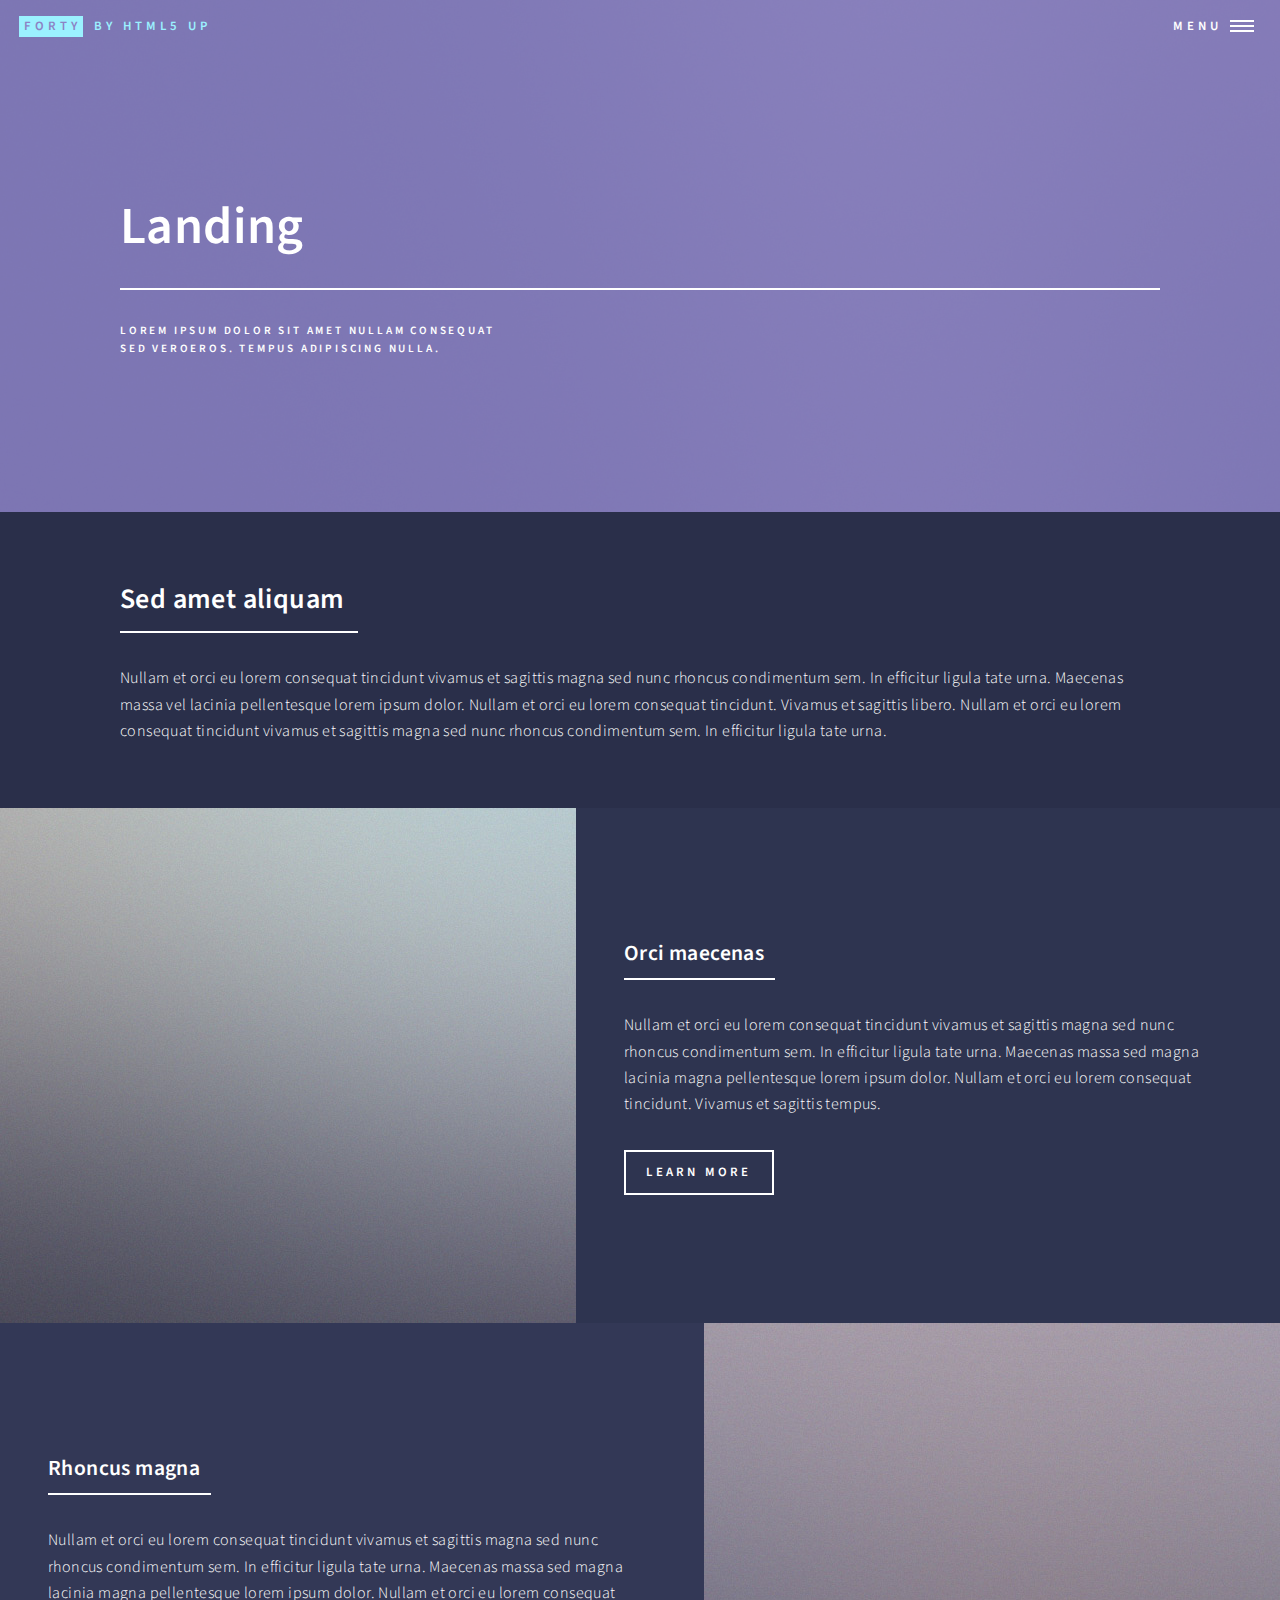
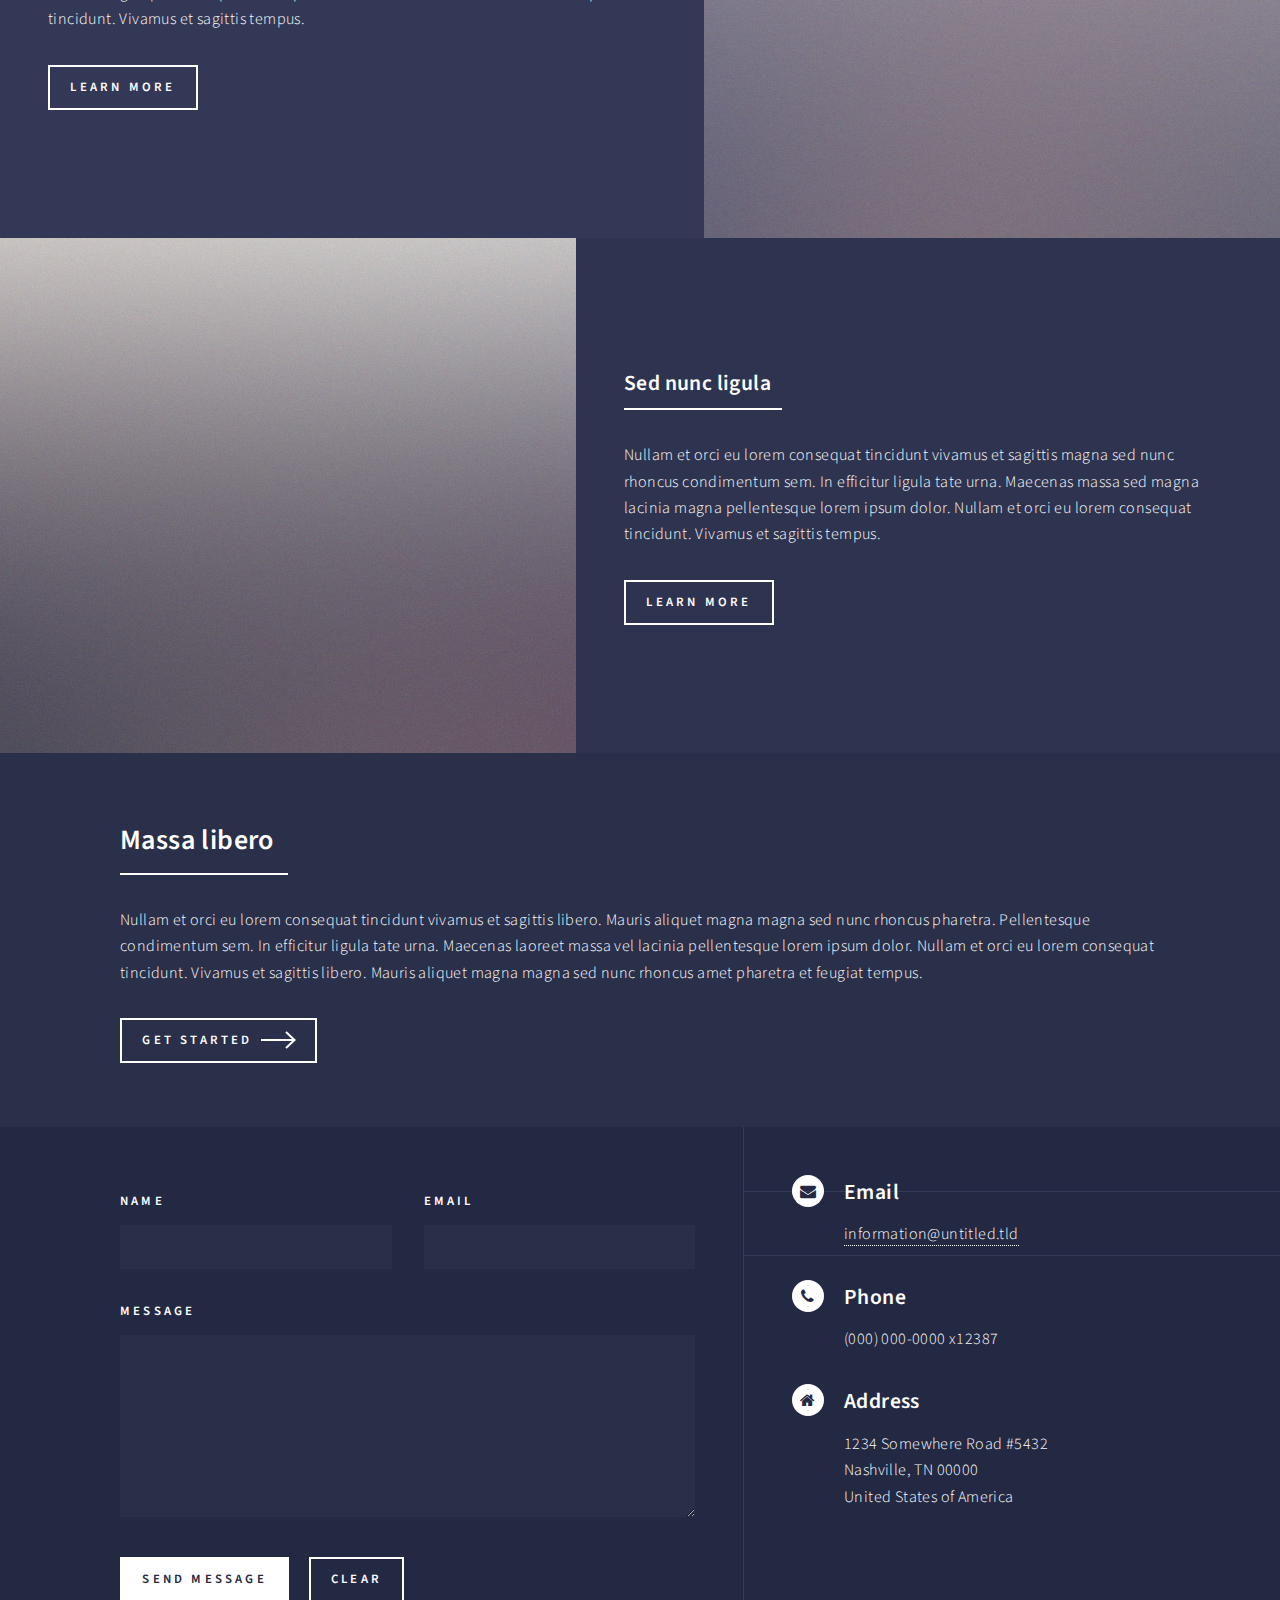
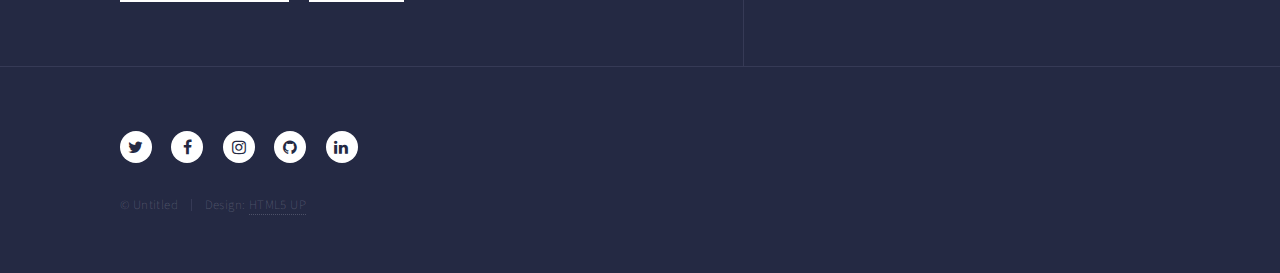
<file: landing.html>
<!DOCTYPE HTML>
<!--
	Forty by HTML5 UP
	html5up.net | @ajlkn
	Free for personal and commercial use under the CCA 3.0 license (html5up.net/license)
-->
<html>
	<head>
		<title>Landing - Forty by HTML5 UP</title>
		<meta charset="utf-8" />
		<meta name="viewport" content="width=device-width, initial-scale=1, user-scalable=no" />
		<!--[if lte IE 8]><script src="assets/js/ie/html5shiv.js"></script><![endif]-->
		<link rel="stylesheet" href="assets/css/main.css" />
		<!--[if lte IE 9]><link rel="stylesheet" href="assets/css/ie9.css" /><![endif]-->
		<!--[if lte IE 8]><link rel="stylesheet" href="assets/css/ie8.css" /><![endif]-->
	</head>
	<body>

		<!-- Wrapper -->
			<div id="wrapper">

				<!-- Header -->
				<!-- Note: The "styleN" class below should match that of the banner element. -->
					<header id="header" class="alt style2">
						<a href="index.html" class="logo"><strong>Forty</strong> <span>by HTML5 UP</span></a>
						<nav>
							<a href="#menu">Menu</a>
						</nav>
					</header>

				<!-- Menu -->
					<nav id="menu">
						<ul class="links">
							<li><a href="index.html">Home</a></li>
							<li><a href="landing.html">Landing</a></li>
							<li><a href="generic.html">Generic</a></li>
							<li><a href="elements.html">Elements</a></li>
						</ul>
						<ul class="actions vertical">
							<li><a href="#" class="button special fit">Get Started</a></li>
							<li><a href="#" class="button fit">Log In</a></li>
						</ul>
					</nav>

				<!-- Banner -->
				<!-- Note: The "styleN" class below should match that of the header element. -->
					<section id="banner" class="style2">
						<div class="inner">
							<span class="image">
								<img src="images/pic07.jpg" alt="" />
							</span>
							<header class="major">
								<h1>Landing</h1>
							</header>
							<div class="content">
								<p>Lorem ipsum dolor sit amet nullam consequat<br />
								sed veroeros. tempus adipiscing nulla.</p>
							</div>
						</div>
					</section>

				<!-- Main -->
					<div id="main">

						<!-- One -->
							<section id="one">
								<div class="inner">
									<header class="major">
										<h2>Sed amet aliquam</h2>
									</header>
									<p>Nullam et orci eu lorem consequat tincidunt vivamus et sagittis magna sed nunc rhoncus condimentum sem. In efficitur ligula tate urna. Maecenas massa vel lacinia pellentesque lorem ipsum dolor. Nullam et orci eu lorem consequat tincidunt. Vivamus et sagittis libero. Nullam et orci eu lorem consequat tincidunt vivamus et sagittis magna sed nunc rhoncus condimentum sem. In efficitur ligula tate urna.</p>
								</div>
							</section>

						<!-- Two -->
							<section id="two" class="spotlights">
								<section>
									<a href="generic.html" class="image">
										<img src="images/pic08.jpg" alt="" data-position="center center" />
									</a>
									<div class="content">
										<div class="inner">
											<header class="major">
												<h3>Orci maecenas</h3>
											</header>
											<p>Nullam et orci eu lorem consequat tincidunt vivamus et sagittis magna sed nunc rhoncus condimentum sem. In efficitur ligula tate urna. Maecenas massa sed magna lacinia magna pellentesque lorem ipsum dolor. Nullam et orci eu lorem consequat tincidunt. Vivamus et sagittis tempus.</p>
											<ul class="actions">
												<li><a href="generic.html" class="button">Learn more</a></li>
											</ul>
										</div>
									</div>
								</section>
								<section>
									<a href="generic.html" class="image">
										<img src="images/pic09.jpg" alt="" data-position="top center" />
									</a>
									<div class="content">
										<div class="inner">
											<header class="major">
												<h3>Rhoncus magna</h3>
											</header>
											<p>Nullam et orci eu lorem consequat tincidunt vivamus et sagittis magna sed nunc rhoncus condimentum sem. In efficitur ligula tate urna. Maecenas massa sed magna lacinia magna pellentesque lorem ipsum dolor. Nullam et orci eu lorem consequat tincidunt. Vivamus et sagittis tempus.</p>
											<ul class="actions">
												<li><a href="generic.html" class="button">Learn more</a></li>
											</ul>
										</div>
									</div>
								</section>
								<section>
									<a href="generic.html" class="image">
										<img src="images/pic10.jpg" alt="" data-position="25% 25%" />
									</a>
									<div class="content">
										<div class="inner">
											<header class="major">
												<h3>Sed nunc ligula</h3>
											</header>
											<p>Nullam et orci eu lorem consequat tincidunt vivamus et sagittis magna sed nunc rhoncus condimentum sem. In efficitur ligula tate urna. Maecenas massa sed magna lacinia magna pellentesque lorem ipsum dolor. Nullam et orci eu lorem consequat tincidunt. Vivamus et sagittis tempus.</p>
											<ul class="actions">
												<li><a href="generic.html" class="button">Learn more</a></li>
											</ul>
										</div>
									</div>
								</section>
							</section>

						<!-- Three -->
							<section id="three">
								<div class="inner">
									<header class="major">
										<h2>Massa libero</h2>
									</header>
									<p>Nullam et orci eu lorem consequat tincidunt vivamus et sagittis libero. Mauris aliquet magna magna sed nunc rhoncus pharetra. Pellentesque condimentum sem. In efficitur ligula tate urna. Maecenas laoreet massa vel lacinia pellentesque lorem ipsum dolor. Nullam et orci eu lorem consequat tincidunt. Vivamus et sagittis libero. Mauris aliquet magna magna sed nunc rhoncus amet pharetra et feugiat tempus.</p>
									<ul class="actions">
										<li><a href="generic.html" class="button next">Get Started</a></li>
									</ul>
								</div>
							</section>

					</div>

				<!-- Contact -->
					<section id="contact">
						<div class="inner">
							<section>
								<form method="post" action="#">
									<div class="field half first">
										<label for="name">Name</label>
										<input type="text" name="name" id="name" />
									</div>
									<div class="field half">
										<label for="email">Email</label>
										<input type="text" name="email" id="email" />
									</div>
									<div class="field">
										<label for="message">Message</label>
										<textarea name="message" id="message" rows="6"></textarea>
									</div>
									<ul class="actions">
										<li><input type="submit" value="Send Message" class="special" /></li>
										<li><input type="reset" value="Clear" /></li>
									</ul>
								</form>
							</section>
							<section class="split">
								<section>
									<div class="contact-method">
										<span class="icon alt fa-envelope"></span>
										<h3>Email</h3>
										<a href="#">information@untitled.tld</a>
									</div>
								</section>
								<section>
									<div class="contact-method">
										<span class="icon alt fa-phone"></span>
										<h3>Phone</h3>
										<span>(000) 000-0000 x12387</span>
									</div>
								</section>
								<section>
									<div class="contact-method">
										<span class="icon alt fa-home"></span>
										<h3>Address</h3>
										<span>1234 Somewhere Road #5432<br />
										Nashville, TN 00000<br />
										United States of America</span>
									</div>
								</section>
							</section>
						</div>
					</section>

				<!-- Footer -->
					<footer id="footer">
						<div class="inner">
							<ul class="icons">
								<li><a href="#" class="icon alt fa-twitter"><span class="label">Twitter</span></a></li>
								<li><a href="#" class="icon alt fa-facebook"><span class="label">Facebook</span></a></li>
								<li><a href="#" class="icon alt fa-instagram"><span class="label">Instagram</span></a></li>
								<li><a href="#" class="icon alt fa-github"><span class="label">GitHub</span></a></li>
								<li><a href="#" class="icon alt fa-linkedin"><span class="label">LinkedIn</span></a></li>
							</ul>
							<ul class="copyright">
								<li>&copy; Untitled</li><li>Design: <a href="https://html5up.net">HTML5 UP</a></li>
							</ul>
						</div>
					</footer>

			</div>

		<!-- Scripts -->
			<script src="assets/js/jquery.min.js"></script>
			<script src="assets/js/jquery.scrolly.min.js"></script>
			<script src="assets/js/jquery.scrollex.min.js"></script>
			<script src="assets/js/skel.min.js"></script>
			<script src="assets/js/util.js"></script>
			<!--[if lte IE 8]><script src="assets/js/ie/respond.min.js"></script><![endif]-->
			<script src="assets/js/main.js"></script>

	</body>
</html>
</file>
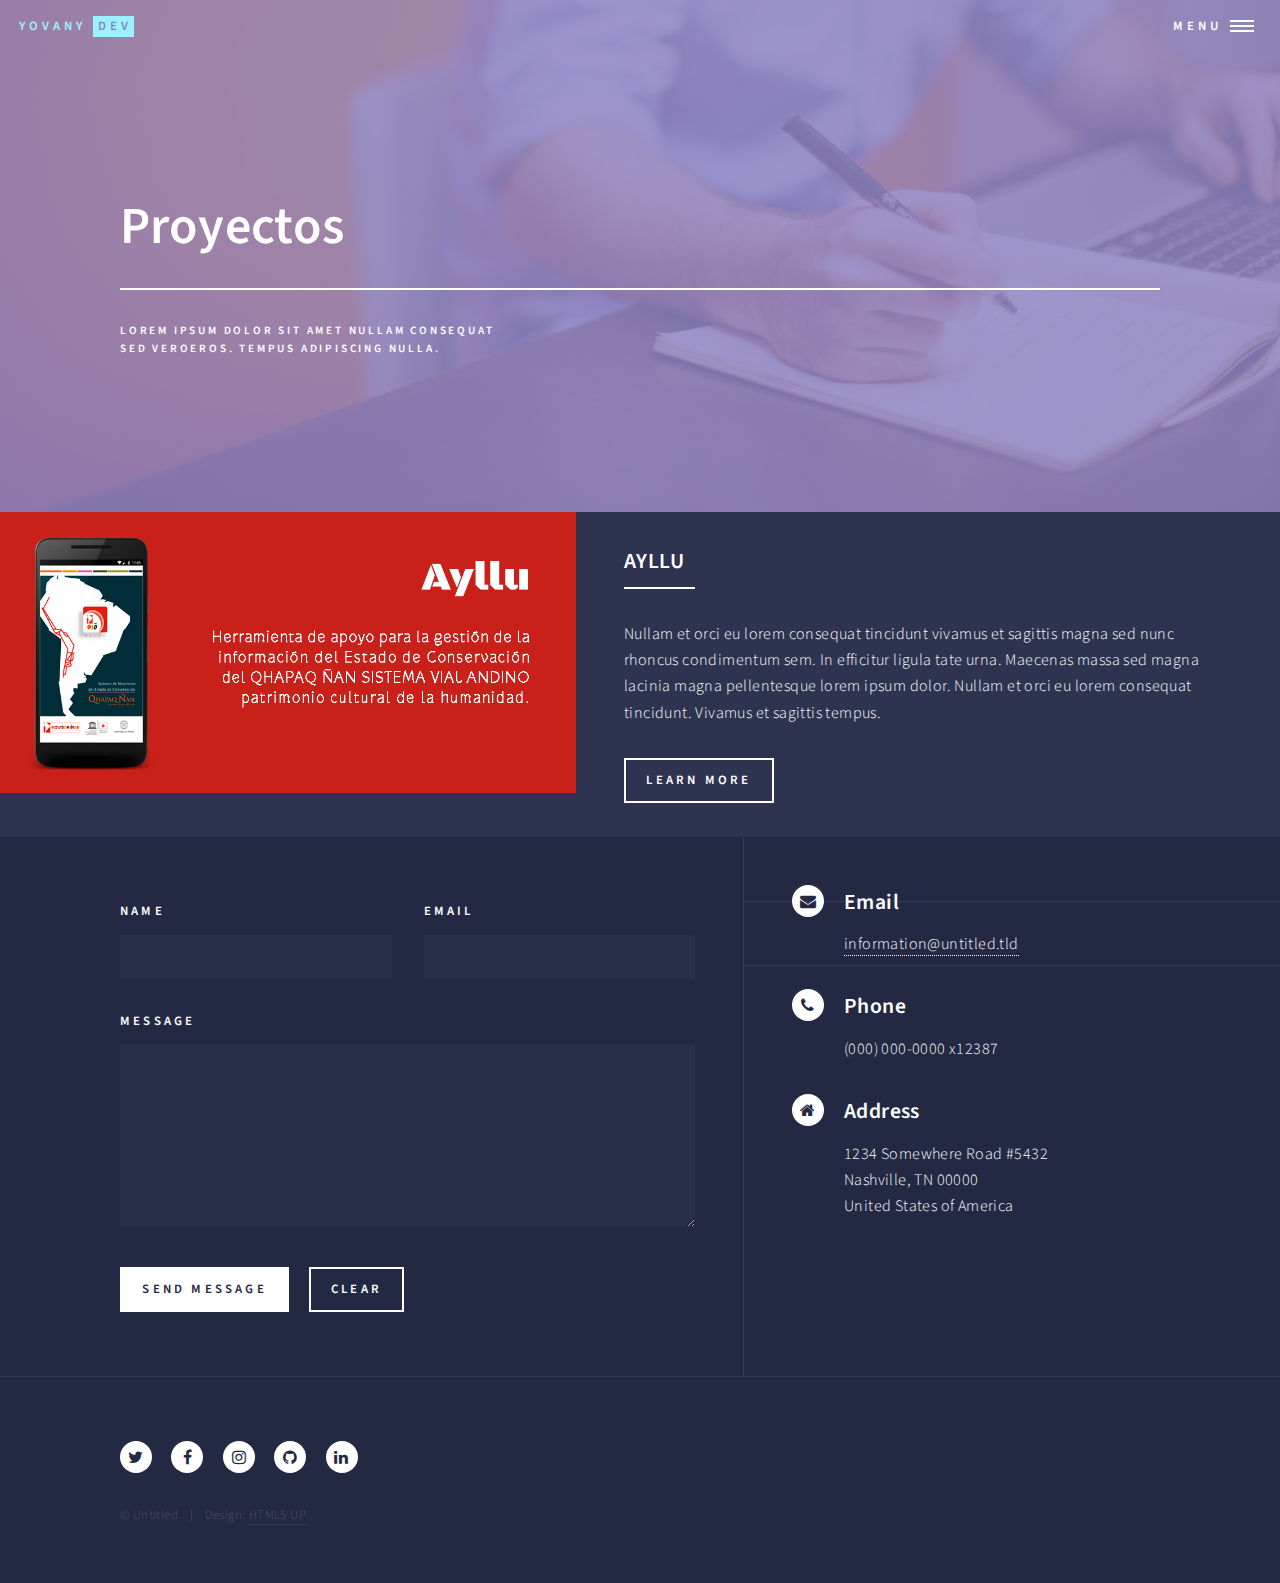
<file: projects.html>
<!DOCTYPE HTML>
<!--
	Forty by HTML5 UP
	html5up.net | @ajlkn
	Free for personal and commercial use under the CCA 3.0 license (html5up.net/license)
-->
<html>
	<head>
		<title>Yovany DEVELOPER</title>
		<meta charset="utf-8" />
		<meta name="viewport" content="width=device-width, initial-scale=1, user-scalable=no" />
		<!--[if lte IE 8]><script src="assets/js/ie/html5shiv.js"></script><![endif]-->
		<link rel="stylesheet" href="assets/css/main.css" />
		<!--[if lte IE 9]><link rel="stylesheet" href="assets/css/ie9.css" /><![endif]-->
		<!--[if lte IE 8]><link rel="stylesheet" href="assets/css/ie8.css" /><![endif]-->
	</head>
	<body>

		<!-- Wrapper -->
			<div id="wrapper">

				<!-- Header -->
				<!-- Note: The "styleN" class below should match that of the banner element. -->
					<header id="header" class="alt style2">
							<a href="index.html" class="logo"><span>YOVANY</span> <strong>DEV</strong></a>
						<nav>
							<a href="#menu">Menu</a>
						</nav>
					</header>

				<!-- Menu -->
					<nav id="menu">
						<ul class="links">
							<li><a href="index.html">Inicio</a></li>
							<li><a href="projects.html">Proyectos</a></li>
						</ul>
						<ul class="actions vertical">
							<li><a href="#one" class="button special fit">Comencemos</a></li>
						</ul>
					</nav>

				<!-- Banner -->
				<!-- Note: The "styleN" class below should match that of the header element. -->
					<section id="banner" class="style2">
						<div class="inner">
							<span class="image">
								<img src="images/projects.jpg" alt="" />
							</span>
							<header class="major">
								<h1>Proyectos</h1>
							</header>
							<div class="content">
								<p>Lorem ipsum dolor sit amet nullam consequat<br />
								sed veroeros. tempus adipiscing nulla.</p>
							</div>
						</div>
					</section>

				<!-- Main -->
					<div id="main">
						<!-- One -->
							<section id="one" class="spotlights">
								<section>
									<a href="ayllu.html" class="image">
										<img src="images/ayllu_slogan.png" alt="" data-position="center center" />
									</a>
									<div class="content">
										<div class="inner">
											<header class="major">
												<h3>AYLLU</h3>
											</header>
											<p>Nullam et orci eu lorem consequat tincidunt vivamus et sagittis magna sed nunc rhoncus condimentum sem. In efficitur ligula tate urna. Maecenas massa sed magna lacinia magna pellentesque lorem ipsum dolor. Nullam et orci eu lorem consequat tincidunt. Vivamus et sagittis tempus.</p>
											<ul class="actions">
												<li><a href="ayllu.html" class="button">Learn more</a></li>
											</ul>
										</div>
									</div>
								</section>
							</section>
					</div>

				<!-- Contact -->
					<section id="contact">
						<div class="inner">
							<section>
								<form method="post" action="#">
									<div class="field half first">
										<label for="name">Name</label>
										<input type="text" name="name" id="name" />
									</div>
									<div class="field half">
										<label for="email">Email</label>
										<input type="text" name="email" id="email" />
									</div>
									<div class="field">
										<label for="message">Message</label>
										<textarea name="message" id="message" rows="6"></textarea>
									</div>
									<ul class="actions">
										<li><input type="submit" value="Send Message" class="special" /></li>
										<li><input type="reset" value="Clear" /></li>
									</ul>
								</form>
							</section>
							<section class="split">
								<section>
									<div class="contact-method">
										<span class="icon alt fa-envelope"></span>
										<h3>Email</h3>
										<a href="#">information@untitled.tld</a>
									</div>
								</section>
								<section>
									<div class="contact-method">
										<span class="icon alt fa-phone"></span>
										<h3>Phone</h3>
										<span>(000) 000-0000 x12387</span>
									</div>
								</section>
								<section>
									<div class="contact-method">
										<span class="icon alt fa-home"></span>
										<h3>Address</h3>
										<span>1234 Somewhere Road #5432<br />
										Nashville, TN 00000<br />
										United States of America</span>
									</div>
								</section>
							</section>
						</div>
					</section>

				<!-- Footer -->
					<footer id="footer">
						<div class="inner">
							<ul class="icons">
								<li><a href="#" class="icon alt fa-twitter"><span class="label">Twitter</span></a></li>
								<li><a href="#" class="icon alt fa-facebook"><span class="label">Facebook</span></a></li>
								<li><a href="#" class="icon alt fa-instagram"><span class="label">Instagram</span></a></li>
								<li><a href="#" class="icon alt fa-github"><span class="label">GitHub</span></a></li>
								<li><a href="#" class="icon alt fa-linkedin"><span class="label">LinkedIn</span></a></li>
							</ul>
							<ul class="copyright">
								<li>&copy; Untitled</li><li>Design: <a href="https://html5up.net">HTML5 UP</a></li>
							</ul>
						</div>
					</footer>

			</div>

		<!-- Scripts -->
			<script src="assets/js/jquery.min.js"></script>
			<script src="assets/js/jquery.scrolly.min.js"></script>
			<script src="assets/js/jquery.scrollex.min.js"></script>
			<script src="assets/js/skel.min.js"></script>
			<script src="assets/js/util.js"></script>
			<!--[if lte IE 8]><script src="assets/js/ie/respond.min.js"></script><![endif]-->
			<script src="assets/js/main.js"></script>

	</body>
</html>
</file>
<file: assets/css/ie9.css>
/*
	Forty by HTML5 UP
	html5up.net | @ajlkn
	Free for personal and commercial use under the CCA 3.0 license (html5up.net/license)
*/

/* Spotlights */

	.spotlights > section:after {
		content: '';
		display: block;
		clear: both;
	}

	.spotlights > section > .image {
		float: left;
	}

	.spotlights > section > .content {
		float: left;
	}

/* Tiles */

	.tiles:after {
		content: '';
		display: block;
		clear: both;
	}

	.tiles article {
		padding: 8em 4em 6em 4em ;
		float: left;
		height: auto;
		max-height: none;
		min-height: 0;
	}

/* Header */

	#header .logo {
		position: absolute;
		top: 0;
		left: 0;
	}

	#header nav {
		position: absolute;
		top: 0;
		right: 0;
	}

/* Banner */

	#banner {
		padding: 7em 0 4em 0 ;
		background-attachment: scroll;
		height: auto;
		max-height: none;
		min-height: 0;
	}

		#banner > .inner .content {
			display: block;
		}

			#banner > .inner .content > * {
				margin-left: 0;
				margin: 0 0 2em 0;
			}

		#banner.major {
			height: auto;
			max-height: none;
			min-height: 0;
		}

/* Contact */

	#contact:after {
		content: '';
		display: block;
		clear: both;
	}

	#contact > .inner > * {
		float: left;
	}

/* Menu */

	#menu .inner {
		margin: 0 auto;
	}
</file>
<file: assets/css/ie8.css>
/*
	Forty by HTML5 UP
	html5up.net | @ajlkn
	Free for personal and commercial use under the CCA 3.0 license (html5up.net/license)
*/

/* Button */

	.button {
		border: solid 2px !important;
	}

		.button.next {
			padding-right: 1.75em;
		}

			.button.next:before, .button.next:after {
				display: none;
			}

/* Tiles */

	.tiles article {
		width: 50%;
		-ms-behavior: url("assets/js/ie/backgroundsize.min.htc");
		background-size: cover;
	}

/* Banner */

	#banner {
		-ms-behavior: url("assets/js/ie/backgroundsize.min.htc");
	}

		#banner:after {
			display: none;
		}

/* Menu */

	#menu {
		background: #242943;
	}
</file>
<file: assets/css/main.css>
@import url(font-awesome.min.css);
@import url("https://fonts.googleapis.com/css?family=Source+Sans+Pro:300,300italic,600,600italic");

/*
	Forty by HTML5 UP
	html5up.net | @ajlkn
	Free for personal and commercial use under the CCA 3.0 license (html5up.net/license)
*/

/* Reset */

	html, body, div, span, applet, object, iframe, h1, h2, h3, h4, h5, h6, p, blockquote, pre, a, abbr, acronym, address, big, cite, code, del, dfn, em, img, ins, kbd, q, s, samp, small, strike, strong, sub, sup, tt, var, b, u, i, center, dl, dt, dd, ol, ul, li, fieldset, form, label, legend, table, caption, tbody, tfoot, thead, tr, th, td, article, aside, canvas, details, embed, figure, figcaption, footer, header, hgroup, menu, nav, output, ruby, section, summary, time, mark, audio, video {
		margin: 0;
		padding: 0;
		border: 0;
		font-size: 100%;
		font: inherit;
		vertical-align: baseline;
	}

	article, aside, details, figcaption, figure, footer, header, hgroup, menu, nav, section {
		display: block;
	}

	body {
		line-height: 1;
	}

	ol, ul {
		list-style: none;
	}

	blockquote, q {
		quotes: none;
	}

	blockquote:before, blockquote:after, q:before, q:after {
		content: '';
		content: none;
	}

	table {
		border-collapse: collapse;
		border-spacing: 0;
	}

	body {
		-webkit-text-size-adjust: none;
	}

/* Box Model */

	*, *:before, *:after {
		-moz-box-sizing: border-box;
		-webkit-box-sizing: border-box;
		box-sizing: border-box;
	}

/* Grid */

	.row {
		border-bottom: solid 1px transparent;
		-moz-box-sizing: border-box;
		-webkit-box-sizing: border-box;
		box-sizing: border-box;
	}

	.row > * {
		float: left;
		-moz-box-sizing: border-box;
		-webkit-box-sizing: border-box;
		box-sizing: border-box;
	}

	.row:after, .row:before {
		content: '';
		display: block;
		clear: both;
		height: 0;
	}

	.row.uniform > * > :first-child {
		margin-top: 0;
	}

	.row.uniform > * > :last-child {
		margin-bottom: 0;
	}

	.row.\30 \25 > * {
		padding: 0 0 0 0em;
	}

	.row.\30 \25 {
		margin: 0 0 -1px 0em;
	}

	.row.uniform.\30 \25 > * {
		padding: 0em 0 0 0em;
	}

	.row.uniform.\30 \25 {
		margin: 0em 0 -1px 0em;
	}

	.row > * {
		padding: 0 0 0 2em;
	}

	.row {
		margin: 0 0 -1px -2em;
	}

	.row.uniform > * {
		padding: 2em 0 0 2em;
	}

	.row.uniform {
		margin: -2em 0 -1px -2em;
	}

	.row.\32 00\25 > * {
		padding: 0 0 0 4em;
	}

	.row.\32 00\25 {
		margin: 0 0 -1px -4em;
	}

	.row.uniform.\32 00\25 > * {
		padding: 4em 0 0 4em;
	}

	.row.uniform.\32 00\25 {
		margin: -4em 0 -1px -4em;
	}

	.row.\31 50\25 > * {
		padding: 0 0 0 3em;
	}

	.row.\31 50\25 {
		margin: 0 0 -1px -3em;
	}

	.row.uniform.\31 50\25 > * {
		padding: 3em 0 0 3em;
	}

	.row.uniform.\31 50\25 {
		margin: -3em 0 -1px -3em;
	}

	.row.\35 0\25 > * {
		padding: 0 0 0 1em;
	}

	.row.\35 0\25 {
		margin: 0 0 -1px -1em;
	}

	.row.uniform.\35 0\25 > * {
		padding: 1em 0 0 1em;
	}

	.row.uniform.\35 0\25 {
		margin: -1em 0 -1px -1em;
	}

	.row.\32 5\25 > * {
		padding: 0 0 0 0.5em;
	}

	.row.\32 5\25 {
		margin: 0 0 -1px -0.5em;
	}

	.row.uniform.\32 5\25 > * {
		padding: 0.5em 0 0 0.5em;
	}

	.row.uniform.\32 5\25 {
		margin: -0.5em 0 -1px -0.5em;
	}

	.\31 2u, .\31 2u\24 {
		width: 100%;
		clear: none;
		margin-left: 0;
	}

	.\31 1u, .\31 1u\24 {
		width: 91.6666666667%;
		clear: none;
		margin-left: 0;
	}

	.\31 0u, .\31 0u\24 {
		width: 83.3333333333%;
		clear: none;
		margin-left: 0;
	}

	.\39 u, .\39 u\24 {
		width: 75%;
		clear: none;
		margin-left: 0;
	}

	.\38 u, .\38 u\24 {
		width: 66.6666666667%;
		clear: none;
		margin-left: 0;
	}

	.\37 u, .\37 u\24 {
		width: 58.3333333333%;
		clear: none;
		margin-left: 0;
	}

	.\36 u, .\36 u\24 {
		width: 50%;
		clear: none;
		margin-left: 0;
	}

	.\35 u, .\35 u\24 {
		width: 41.6666666667%;
		clear: none;
		margin-left: 0;
	}

	.\34 u, .\34 u\24 {
		width: 33.3333333333%;
		clear: none;
		margin-left: 0;
	}

	.\33 u, .\33 u\24 {
		width: 25%;
		clear: none;
		margin-left: 0;
	}

	.\32 u, .\32 u\24 {
		width: 16.6666666667%;
		clear: none;
		margin-left: 0;
	}

	.\31 u, .\31 u\24 {
		width: 8.3333333333%;
		clear: none;
		margin-left: 0;
	}

	.\31 2u\24 + *,
	.\31 1u\24 + *,
	.\31 0u\24 + *,
	.\39 u\24 + *,
	.\38 u\24 + *,
	.\37 u\24 + *,
	.\36 u\24 + *,
	.\35 u\24 + *,
	.\34 u\24 + *,
	.\33 u\24 + *,
	.\32 u\24 + *,
	.\31 u\24 + * {
		clear: left;
	}

	.\-11u {
		margin-left: 91.66667%;
	}

	.\-10u {
		margin-left: 83.33333%;
	}

	.\-9u {
		margin-left: 75%;
	}

	.\-8u {
		margin-left: 66.66667%;
	}

	.\-7u {
		margin-left: 58.33333%;
	}

	.\-6u {
		margin-left: 50%;
	}

	.\-5u {
		margin-left: 41.66667%;
	}

	.\-4u {
		margin-left: 33.33333%;
	}

	.\-3u {
		margin-left: 25%;
	}

	.\-2u {
		margin-left: 16.66667%;
	}

	.\-1u {
		margin-left: 8.33333%;
	}

	@media screen and (max-width: 1680px) {

		.row > * {
			padding: 0 0 0 2em;
		}

		.row {
			margin: 0 0 -1px -2em;
		}

		.row.uniform > * {
			padding: 2em 0 0 2em;
		}

		.row.uniform {
			margin: -2em 0 -1px -2em;
		}

		.row.\32 00\25 > * {
			padding: 0 0 0 4em;
		}

		.row.\32 00\25 {
			margin: 0 0 -1px -4em;
		}

		.row.uniform.\32 00\25 > * {
			padding: 4em 0 0 4em;
		}

		.row.uniform.\32 00\25 {
			margin: -4em 0 -1px -4em;
		}

		.row.\31 50\25 > * {
			padding: 0 0 0 3em;
		}

		.row.\31 50\25 {
			margin: 0 0 -1px -3em;
		}

		.row.uniform.\31 50\25 > * {
			padding: 3em 0 0 3em;
		}

		.row.uniform.\31 50\25 {
			margin: -3em 0 -1px -3em;
		}

		.row.\35 0\25 > * {
			padding: 0 0 0 1em;
		}

		.row.\35 0\25 {
			margin: 0 0 -1px -1em;
		}

		.row.uniform.\35 0\25 > * {
			padding: 1em 0 0 1em;
		}

		.row.uniform.\35 0\25 {
			margin: -1em 0 -1px -1em;
		}

		.row.\32 5\25 > * {
			padding: 0 0 0 0.5em;
		}

		.row.\32 5\25 {
			margin: 0 0 -1px -0.5em;
		}

		.row.uniform.\32 5\25 > * {
			padding: 0.5em 0 0 0.5em;
		}

		.row.uniform.\32 5\25 {
			margin: -0.5em 0 -1px -0.5em;
		}

		.\31 2u\28xlarge\29, .\31 2u\24\28xlarge\29 {
			width: 100%;
			clear: none;
			margin-left: 0;
		}

		.\31 1u\28xlarge\29, .\31 1u\24\28xlarge\29 {
			width: 91.6666666667%;
			clear: none;
			margin-left: 0;
		}

		.\31 0u\28xlarge\29, .\31 0u\24\28xlarge\29 {
			width: 83.3333333333%;
			clear: none;
			margin-left: 0;
		}

		.\39 u\28xlarge\29, .\39 u\24\28xlarge\29 {
			width: 75%;
			clear: none;
			margin-left: 0;
		}

		.\38 u\28xlarge\29, .\38 u\24\28xlarge\29 {
			width: 66.6666666667%;
			clear: none;
			margin-left: 0;
		}

		.\37 u\28xlarge\29, .\37 u\24\28xlarge\29 {
			width: 58.3333333333%;
			clear: none;
			margin-left: 0;
		}

		.\36 u\28xlarge\29, .\36 u\24\28xlarge\29 {
			width: 50%;
			clear: none;
			margin-left: 0;
		}

		.\35 u\28xlarge\29, .\35 u\24\28xlarge\29 {
			width: 41.6666666667%;
			clear: none;
			margin-left: 0;
		}

		.\34 u\28xlarge\29, .\34 u\24\28xlarge\29 {
			width: 33.3333333333%;
			clear: none;
			margin-left: 0;
		}

		.\33 u\28xlarge\29, .\33 u\24\28xlarge\29 {
			width: 25%;
			clear: none;
			margin-left: 0;
		}

		.\32 u\28xlarge\29, .\32 u\24\28xlarge\29 {
			width: 16.6666666667%;
			clear: none;
			margin-left: 0;
		}

		.\31 u\28xlarge\29, .\31 u\24\28xlarge\29 {
			width: 8.3333333333%;
			clear: none;
			margin-left: 0;
		}

		.\31 2u\24\28xlarge\29 + *,
		.\31 1u\24\28xlarge\29 + *,
		.\31 0u\24\28xlarge\29 + *,
		.\39 u\24\28xlarge\29 + *,
		.\38 u\24\28xlarge\29 + *,
		.\37 u\24\28xlarge\29 + *,
		.\36 u\24\28xlarge\29 + *,
		.\35 u\24\28xlarge\29 + *,
		.\34 u\24\28xlarge\29 + *,
		.\33 u\24\28xlarge\29 + *,
		.\32 u\24\28xlarge\29 + *,
		.\31 u\24\28xlarge\29 + * {
			clear: left;
		}

		.\-11u\28xlarge\29 {
			margin-left: 91.66667%;
		}

		.\-10u\28xlarge\29 {
			margin-left: 83.33333%;
		}

		.\-9u\28xlarge\29 {
			margin-left: 75%;
		}

		.\-8u\28xlarge\29 {
			margin-left: 66.66667%;
		}

		.\-7u\28xlarge\29 {
			margin-left: 58.33333%;
		}

		.\-6u\28xlarge\29 {
			margin-left: 50%;
		}

		.\-5u\28xlarge\29 {
			margin-left: 41.66667%;
		}

		.\-4u\28xlarge\29 {
			margin-left: 33.33333%;
		}

		.\-3u\28xlarge\29 {
			margin-left: 25%;
		}

		.\-2u\28xlarge\29 {
			margin-left: 16.66667%;
		}

		.\-1u\28xlarge\29 {
			margin-left: 8.33333%;
		}

	}

	@media screen and (max-width: 1280px) {

		.row > * {
			padding: 0 0 0 1.5em;
		}

		.row {
			margin: 0 0 -1px -1.5em;
		}

		.row.uniform > * {
			padding: 1.5em 0 0 1.5em;
		}

		.row.uniform {
			margin: -1.5em 0 -1px -1.5em;
		}

		.row.\32 00\25 > * {
			padding: 0 0 0 3em;
		}

		.row.\32 00\25 {
			margin: 0 0 -1px -3em;
		}

		.row.uniform.\32 00\25 > * {
			padding: 3em 0 0 3em;
		}

		.row.uniform.\32 00\25 {
			margin: -3em 0 -1px -3em;
		}

		.row.\31 50\25 > * {
			padding: 0 0 0 2.25em;
		}

		.row.\31 50\25 {
			margin: 0 0 -1px -2.25em;
		}

		.row.uniform.\31 50\25 > * {
			padding: 2.25em 0 0 2.25em;
		}

		.row.uniform.\31 50\25 {
			margin: -2.25em 0 -1px -2.25em;
		}

		.row.\35 0\25 > * {
			padding: 0 0 0 0.75em;
		}

		.row.\35 0\25 {
			margin: 0 0 -1px -0.75em;
		}

		.row.uniform.\35 0\25 > * {
			padding: 0.75em 0 0 0.75em;
		}

		.row.uniform.\35 0\25 {
			margin: -0.75em 0 -1px -0.75em;
		}

		.row.\32 5\25 > * {
			padding: 0 0 0 0.375em;
		}

		.row.\32 5\25 {
			margin: 0 0 -1px -0.375em;
		}

		.row.uniform.\32 5\25 > * {
			padding: 0.375em 0 0 0.375em;
		}

		.row.uniform.\32 5\25 {
			margin: -0.375em 0 -1px -0.375em;
		}

		.\31 2u\28large\29, .\31 2u\24\28large\29 {
			width: 100%;
			clear: none;
			margin-left: 0;
		}

		.\31 1u\28large\29, .\31 1u\24\28large\29 {
			width: 91.6666666667%;
			clear: none;
			margin-left: 0;
		}

		.\31 0u\28large\29, .\31 0u\24\28large\29 {
			width: 83.3333333333%;
			clear: none;
			margin-left: 0;
		}

		.\39 u\28large\29, .\39 u\24\28large\29 {
			width: 75%;
			clear: none;
			margin-left: 0;
		}

		.\38 u\28large\29, .\38 u\24\28large\29 {
			width: 66.6666666667%;
			clear: none;
			margin-left: 0;
		}

		.\37 u\28large\29, .\37 u\24\28large\29 {
			width: 58.3333333333%;
			clear: none;
			margin-left: 0;
		}

		.\36 u\28large\29, .\36 u\24\28large\29 {
			width: 50%;
			clear: none;
			margin-left: 0;
		}

		.\35 u\28large\29, .\35 u\24\28large\29 {
			width: 41.6666666667%;
			clear: none;
			margin-left: 0;
		}

		.\34 u\28large\29, .\34 u\24\28large\29 {
			width: 33.3333333333%;
			clear: none;
			margin-left: 0;
		}

		.\33 u\28large\29, .\33 u\24\28large\29 {
			width: 25%;
			clear: none;
			margin-left: 0;
		}

		.\32 u\28large\29, .\32 u\24\28large\29 {
			width: 16.6666666667%;
			clear: none;
			margin-left: 0;
		}

		.\31 u\28large\29, .\31 u\24\28large\29 {
			width: 8.3333333333%;
			clear: none;
			margin-left: 0;
		}

		.\31 2u\24\28large\29 + *,
		.\31 1u\24\28large\29 + *,
		.\31 0u\24\28large\29 + *,
		.\39 u\24\28large\29 + *,
		.\38 u\24\28large\29 + *,
		.\37 u\24\28large\29 + *,
		.\36 u\24\28large\29 + *,
		.\35 u\24\28large\29 + *,
		.\34 u\24\28large\29 + *,
		.\33 u\24\28large\29 + *,
		.\32 u\24\28large\29 + *,
		.\31 u\24\28large\29 + * {
			clear: left;
		}

		.\-11u\28large\29 {
			margin-left: 91.66667%;
		}

		.\-10u\28large\29 {
			margin-left: 83.33333%;
		}

		.\-9u\28large\29 {
			margin-left: 75%;
		}

		.\-8u\28large\29 {
			margin-left: 66.66667%;
		}

		.\-7u\28large\29 {
			margin-left: 58.33333%;
		}

		.\-6u\28large\29 {
			margin-left: 50%;
		}

		.\-5u\28large\29 {
			margin-left: 41.66667%;
		}

		.\-4u\28large\29 {
			margin-left: 33.33333%;
		}

		.\-3u\28large\29 {
			margin-left: 25%;
		}

		.\-2u\28large\29 {
			margin-left: 16.66667%;
		}

		.\-1u\28large\29 {
			margin-left: 8.33333%;
		}

	}

	@media screen and (max-width: 980px) {

		.row > * {
			padding: 0 0 0 1.5em;
		}

		.row {
			margin: 0 0 -1px -1.5em;
		}

		.row.uniform > * {
			padding: 1.5em 0 0 1.5em;
		}

		.row.uniform {
			margin: -1.5em 0 -1px -1.5em;
		}

		.row.\32 00\25 > * {
			padding: 0 0 0 3em;
		}

		.row.\32 00\25 {
			margin: 0 0 -1px -3em;
		}

		.row.uniform.\32 00\25 > * {
			padding: 3em 0 0 3em;
		}

		.row.uniform.\32 00\25 {
			margin: -3em 0 -1px -3em;
		}

		.row.\31 50\25 > * {
			padding: 0 0 0 2.25em;
		}

		.row.\31 50\25 {
			margin: 0 0 -1px -2.25em;
		}

		.row.uniform.\31 50\25 > * {
			padding: 2.25em 0 0 2.25em;
		}

		.row.uniform.\31 50\25 {
			margin: -2.25em 0 -1px -2.25em;
		}

		.row.\35 0\25 > * {
			padding: 0 0 0 0.75em;
		}

		.row.\35 0\25 {
			margin: 0 0 -1px -0.75em;
		}

		.row.uniform.\35 0\25 > * {
			padding: 0.75em 0 0 0.75em;
		}

		.row.uniform.\35 0\25 {
			margin: -0.75em 0 -1px -0.75em;
		}

		.row.\32 5\25 > * {
			padding: 0 0 0 0.375em;
		}

		.row.\32 5\25 {
			margin: 0 0 -1px -0.375em;
		}

		.row.uniform.\32 5\25 > * {
			padding: 0.375em 0 0 0.375em;
		}

		.row.uniform.\32 5\25 {
			margin: -0.375em 0 -1px -0.375em;
		}

		.\31 2u\28medium\29, .\31 2u\24\28medium\29 {
			width: 100%;
			clear: none;
			margin-left: 0;
		}

		.\31 1u\28medium\29, .\31 1u\24\28medium\29 {
			width: 91.6666666667%;
			clear: none;
			margin-left: 0;
		}

		.\31 0u\28medium\29, .\31 0u\24\28medium\29 {
			width: 83.3333333333%;
			clear: none;
			margin-left: 0;
		}

		.\39 u\28medium\29, .\39 u\24\28medium\29 {
			width: 75%;
			clear: none;
			margin-left: 0;
		}

		.\38 u\28medium\29, .\38 u\24\28medium\29 {
			width: 66.6666666667%;
			clear: none;
			margin-left: 0;
		}

		.\37 u\28medium\29, .\37 u\24\28medium\29 {
			width: 58.3333333333%;
			clear: none;
			margin-left: 0;
		}

		.\36 u\28medium\29, .\36 u\24\28medium\29 {
			width: 50%;
			clear: none;
			margin-left: 0;
		}

		.\35 u\28medium\29, .\35 u\24\28medium\29 {
			width: 41.6666666667%;
			clear: none;
			margin-left: 0;
		}

		.\34 u\28medium\29, .\34 u\24\28medium\29 {
			width: 33.3333333333%;
			clear: none;
			margin-left: 0;
		}

		.\33 u\28medium\29, .\33 u\24\28medium\29 {
			width: 25%;
			clear: none;
			margin-left: 0;
		}

		.\32 u\28medium\29, .\32 u\24\28medium\29 {
			width: 16.6666666667%;
			clear: none;
			margin-left: 0;
		}

		.\31 u\28medium\29, .\31 u\24\28medium\29 {
			width: 8.3333333333%;
			clear: none;
			margin-left: 0;
		}

		.\31 2u\24\28medium\29 + *,
		.\31 1u\24\28medium\29 + *,
		.\31 0u\24\28medium\29 + *,
		.\39 u\24\28medium\29 + *,
		.\38 u\24\28medium\29 + *,
		.\37 u\24\28medium\29 + *,
		.\36 u\24\28medium\29 + *,
		.\35 u\24\28medium\29 + *,
		.\34 u\24\28medium\29 + *,
		.\33 u\24\28medium\29 + *,
		.\32 u\24\28medium\29 + *,
		.\31 u\24\28medium\29 + * {
			clear: left;
		}

		.\-11u\28medium\29 {
			margin-left: 91.66667%;
		}

		.\-10u\28medium\29 {
			margin-left: 83.33333%;
		}

		.\-9u\28medium\29 {
			margin-left: 75%;
		}

		.\-8u\28medium\29 {
			margin-left: 66.66667%;
		}

		.\-7u\28medium\29 {
			margin-left: 58.33333%;
		}

		.\-6u\28medium\29 {
			margin-left: 50%;
		}

		.\-5u\28medium\29 {
			margin-left: 41.66667%;
		}

		.\-4u\28medium\29 {
			margin-left: 33.33333%;
		}

		.\-3u\28medium\29 {
			margin-left: 25%;
		}

		.\-2u\28medium\29 {
			margin-left: 16.66667%;
		}

		.\-1u\28medium\29 {
			margin-left: 8.33333%;
		}

	}

	@media screen and (max-width: 736px) {

		.row > * {
			padding: 0 0 0 1.25em;
		}

		.row {
			margin: 0 0 -1px -1.25em;
		}

		.row.uniform > * {
			padding: 1.25em 0 0 1.25em;
		}

		.row.uniform {
			margin: -1.25em 0 -1px -1.25em;
		}

		.row.\32 00\25 > * {
			padding: 0 0 0 2.5em;
		}

		.row.\32 00\25 {
			margin: 0 0 -1px -2.5em;
		}

		.row.uniform.\32 00\25 > * {
			padding: 2.5em 0 0 2.5em;
		}

		.row.uniform.\32 00\25 {
			margin: -2.5em 0 -1px -2.5em;
		}

		.row.\31 50\25 > * {
			padding: 0 0 0 1.875em;
		}

		.row.\31 50\25 {
			margin: 0 0 -1px -1.875em;
		}

		.row.uniform.\31 50\25 > * {
			padding: 1.875em 0 0 1.875em;
		}

		.row.uniform.\31 50\25 {
			margin: -1.875em 0 -1px -1.875em;
		}

		.row.\35 0\25 > * {
			padding: 0 0 0 0.625em;
		}

		.row.\35 0\25 {
			margin: 0 0 -1px -0.625em;
		}

		.row.uniform.\35 0\25 > * {
			padding: 0.625em 0 0 0.625em;
		}

		.row.uniform.\35 0\25 {
			margin: -0.625em 0 -1px -0.625em;
		}

		.row.\32 5\25 > * {
			padding: 0 0 0 0.3125em;
		}

		.row.\32 5\25 {
			margin: 0 0 -1px -0.3125em;
		}

		.row.uniform.\32 5\25 > * {
			padding: 0.3125em 0 0 0.3125em;
		}

		.row.uniform.\32 5\25 {
			margin: -0.3125em 0 -1px -0.3125em;
		}

		.\31 2u\28small\29, .\31 2u\24\28small\29 {
			width: 100%;
			clear: none;
			margin-left: 0;
		}

		.\31 1u\28small\29, .\31 1u\24\28small\29 {
			width: 91.6666666667%;
			clear: none;
			margin-left: 0;
		}

		.\31 0u\28small\29, .\31 0u\24\28small\29 {
			width: 83.3333333333%;
			clear: none;
			margin-left: 0;
		}

		.\39 u\28small\29, .\39 u\24\28small\29 {
			width: 75%;
			clear: none;
			margin-left: 0;
		}

		.\38 u\28small\29, .\38 u\24\28small\29 {
			width: 66.6666666667%;
			clear: none;
			margin-left: 0;
		}

		.\37 u\28small\29, .\37 u\24\28small\29 {
			width: 58.3333333333%;
			clear: none;
			margin-left: 0;
		}

		.\36 u\28small\29, .\36 u\24\28small\29 {
			width: 50%;
			clear: none;
			margin-left: 0;
		}

		.\35 u\28small\29, .\35 u\24\28small\29 {
			width: 41.6666666667%;
			clear: none;
			margin-left: 0;
		}

		.\34 u\28small\29, .\34 u\24\28small\29 {
			width: 33.3333333333%;
			clear: none;
			margin-left: 0;
		}

		.\33 u\28small\29, .\33 u\24\28small\29 {
			width: 25%;
			clear: none;
			margin-left: 0;
		}

		.\32 u\28small\29, .\32 u\24\28small\29 {
			width: 16.6666666667%;
			clear: none;
			margin-left: 0;
		}

		.\31 u\28small\29, .\31 u\24\28small\29 {
			width: 8.3333333333%;
			clear: none;
			margin-left: 0;
		}

		.\31 2u\24\28small\29 + *,
		.\31 1u\24\28small\29 + *,
		.\31 0u\24\28small\29 + *,
		.\39 u\24\28small\29 + *,
		.\38 u\24\28small\29 + *,
		.\37 u\24\28small\29 + *,
		.\36 u\24\28small\29 + *,
		.\35 u\24\28small\29 + *,
		.\34 u\24\28small\29 + *,
		.\33 u\24\28small\29 + *,
		.\32 u\24\28small\29 + *,
		.\31 u\24\28small\29 + * {
			clear: left;
		}

		.\-11u\28small\29 {
			margin-left: 91.66667%;
		}

		.\-10u\28small\29 {
			margin-left: 83.33333%;
		}

		.\-9u\28small\29 {
			margin-left: 75%;
		}

		.\-8u\28small\29 {
			margin-left: 66.66667%;
		}

		.\-7u\28small\29 {
			margin-left: 58.33333%;
		}

		.\-6u\28small\29 {
			margin-left: 50%;
		}

		.\-5u\28small\29 {
			margin-left: 41.66667%;
		}

		.\-4u\28small\29 {
			margin-left: 33.33333%;
		}

		.\-3u\28small\29 {
			margin-left: 25%;
		}

		.\-2u\28small\29 {
			margin-left: 16.66667%;
		}

		.\-1u\28small\29 {
			margin-left: 8.33333%;
		}

	}

	@media screen and (max-width: 480px) {

		.row > * {
			padding: 0 0 0 1.25em;
		}

		.row {
			margin: 0 0 -1px -1.25em;
		}

		.row.uniform > * {
			padding: 1.25em 0 0 1.25em;
		}

		.row.uniform {
			margin: -1.25em 0 -1px -1.25em;
		}

		.row.\32 00\25 > * {
			padding: 0 0 0 2.5em;
		}

		.row.\32 00\25 {
			margin: 0 0 -1px -2.5em;
		}

		.row.uniform.\32 00\25 > * {
			padding: 2.5em 0 0 2.5em;
		}

		.row.uniform.\32 00\25 {
			margin: -2.5em 0 -1px -2.5em;
		}

		.row.\31 50\25 > * {
			padding: 0 0 0 1.875em;
		}

		.row.\31 50\25 {
			margin: 0 0 -1px -1.875em;
		}

		.row.uniform.\31 50\25 > * {
			padding: 1.875em 0 0 1.875em;
		}

		.row.uniform.\31 50\25 {
			margin: -1.875em 0 -1px -1.875em;
		}

		.row.\35 0\25 > * {
			padding: 0 0 0 0.625em;
		}

		.row.\35 0\25 {
			margin: 0 0 -1px -0.625em;
		}

		.row.uniform.\35 0\25 > * {
			padding: 0.625em 0 0 0.625em;
		}

		.row.uniform.\35 0\25 {
			margin: -0.625em 0 -1px -0.625em;
		}

		.row.\32 5\25 > * {
			padding: 0 0 0 0.3125em;
		}

		.row.\32 5\25 {
			margin: 0 0 -1px -0.3125em;
		}

		.row.uniform.\32 5\25 > * {
			padding: 0.3125em 0 0 0.3125em;
		}

		.row.uniform.\32 5\25 {
			margin: -0.3125em 0 -1px -0.3125em;
		}

		.\31 2u\28xsmall\29, .\31 2u\24\28xsmall\29 {
			width: 100%;
			clear: none;
			margin-left: 0;
		}

		.\31 1u\28xsmall\29, .\31 1u\24\28xsmall\29 {
			width: 91.6666666667%;
			clear: none;
			margin-left: 0;
		}

		.\31 0u\28xsmall\29, .\31 0u\24\28xsmall\29 {
			width: 83.3333333333%;
			clear: none;
			margin-left: 0;
		}

		.\39 u\28xsmall\29, .\39 u\24\28xsmall\29 {
			width: 75%;
			clear: none;
			margin-left: 0;
		}

		.\38 u\28xsmall\29, .\38 u\24\28xsmall\29 {
			width: 66.6666666667%;
			clear: none;
			margin-left: 0;
		}

		.\37 u\28xsmall\29, .\37 u\24\28xsmall\29 {
			width: 58.3333333333%;
			clear: none;
			margin-left: 0;
		}

		.\36 u\28xsmall\29, .\36 u\24\28xsmall\29 {
			width: 50%;
			clear: none;
			margin-left: 0;
		}

		.\35 u\28xsmall\29, .\35 u\24\28xsmall\29 {
			width: 41.6666666667%;
			clear: none;
			margin-left: 0;
		}

		.\34 u\28xsmall\29, .\34 u\24\28xsmall\29 {
			width: 33.3333333333%;
			clear: none;
			margin-left: 0;
		}

		.\33 u\28xsmall\29, .\33 u\24\28xsmall\29 {
			width: 25%;
			clear: none;
			margin-left: 0;
		}

		.\32 u\28xsmall\29, .\32 u\24\28xsmall\29 {
			width: 16.6666666667%;
			clear: none;
			margin-left: 0;
		}

		.\31 u\28xsmall\29, .\31 u\24\28xsmall\29 {
			width: 8.3333333333%;
			clear: none;
			margin-left: 0;
		}

		.\31 2u\24\28xsmall\29 + *,
		.\31 1u\24\28xsmall\29 + *,
		.\31 0u\24\28xsmall\29 + *,
		.\39 u\24\28xsmall\29 + *,
		.\38 u\24\28xsmall\29 + *,
		.\37 u\24\28xsmall\29 + *,
		.\36 u\24\28xsmall\29 + *,
		.\35 u\24\28xsmall\29 + *,
		.\34 u\24\28xsmall\29 + *,
		.\33 u\24\28xsmall\29 + *,
		.\32 u\24\28xsmall\29 + *,
		.\31 u\24\28xsmall\29 + * {
			clear: left;
		}

		.\-11u\28xsmall\29 {
			margin-left: 91.66667%;
		}

		.\-10u\28xsmall\29 {
			margin-left: 83.33333%;
		}

		.\-9u\28xsmall\29 {
			margin-left: 75%;
		}

		.\-8u\28xsmall\29 {
			margin-left: 66.66667%;
		}

		.\-7u\28xsmall\29 {
			margin-left: 58.33333%;
		}

		.\-6u\28xsmall\29 {
			margin-left: 50%;
		}

		.\-5u\28xsmall\29 {
			margin-left: 41.66667%;
		}

		.\-4u\28xsmall\29 {
			margin-left: 33.33333%;
		}

		.\-3u\28xsmall\29 {
			margin-left: 25%;
		}

		.\-2u\28xsmall\29 {
			margin-left: 16.66667%;
		}

		.\-1u\28xsmall\29 {
			margin-left: 8.33333%;
		}

	}

	@media screen and (max-width: 360px) {

		.row > * {
			padding: 0 0 0 1.25em;
		}

		.row {
			margin: 0 0 -1px -1.25em;
		}

		.row.uniform > * {
			padding: 1.25em 0 0 1.25em;
		}

		.row.uniform {
			margin: -1.25em 0 -1px -1.25em;
		}

		.row.\32 00\25 > * {
			padding: 0 0 0 2.5em;
		}

		.row.\32 00\25 {
			margin: 0 0 -1px -2.5em;
		}

		.row.uniform.\32 00\25 > * {
			padding: 2.5em 0 0 2.5em;
		}

		.row.uniform.\32 00\25 {
			margin: -2.5em 0 -1px -2.5em;
		}

		.row.\31 50\25 > * {
			padding: 0 0 0 1.875em;
		}

		.row.\31 50\25 {
			margin: 0 0 -1px -1.875em;
		}

		.row.uniform.\31 50\25 > * {
			padding: 1.875em 0 0 1.875em;
		}

		.row.uniform.\31 50\25 {
			margin: -1.875em 0 -1px -1.875em;
		}

		.row.\35 0\25 > * {
			padding: 0 0 0 0.625em;
		}

		.row.\35 0\25 {
			margin: 0 0 -1px -0.625em;
		}

		.row.uniform.\35 0\25 > * {
			padding: 0.625em 0 0 0.625em;
		}

		.row.uniform.\35 0\25 {
			margin: -0.625em 0 -1px -0.625em;
		}

		.row.\32 5\25 > * {
			padding: 0 0 0 0.3125em;
		}

		.row.\32 5\25 {
			margin: 0 0 -1px -0.3125em;
		}

		.row.uniform.\32 5\25 > * {
			padding: 0.3125em 0 0 0.3125em;
		}

		.row.uniform.\32 5\25 {
			margin: -0.3125em 0 -1px -0.3125em;
		}

		.\31 2u\28xxsmall\29, .\31 2u\24\28xxsmall\29 {
			width: 100%;
			clear: none;
			margin-left: 0;
		}

		.\31 1u\28xxsmall\29, .\31 1u\24\28xxsmall\29 {
			width: 91.6666666667%;
			clear: none;
			margin-left: 0;
		}

		.\31 0u\28xxsmall\29, .\31 0u\24\28xxsmall\29 {
			width: 83.3333333333%;
			clear: none;
			margin-left: 0;
		}

		.\39 u\28xxsmall\29, .\39 u\24\28xxsmall\29 {
			width: 75%;
			clear: none;
			margin-left: 0;
		}

		.\38 u\28xxsmall\29, .\38 u\24\28xxsmall\29 {
			width: 66.6666666667%;
			clear: none;
			margin-left: 0;
		}

		.\37 u\28xxsmall\29, .\37 u\24\28xxsmall\29 {
			width: 58.3333333333%;
			clear: none;
			margin-left: 0;
		}

		.\36 u\28xxsmall\29, .\36 u\24\28xxsmall\29 {
			width: 50%;
			clear: none;
			margin-left: 0;
		}

		.\35 u\28xxsmall\29, .\35 u\24\28xxsmall\29 {
			width: 41.6666666667%;
			clear: none;
			margin-left: 0;
		}

		.\34 u\28xxsmall\29, .\34 u\24\28xxsmall\29 {
			width: 33.3333333333%;
			clear: none;
			margin-left: 0;
		}

		.\33 u\28xxsmall\29, .\33 u\24\28xxsmall\29 {
			width: 25%;
			clear: none;
			margin-left: 0;
		}

		.\32 u\28xxsmall\29, .\32 u\24\28xxsmall\29 {
			width: 16.6666666667%;
			clear: none;
			margin-left: 0;
		}

		.\31 u\28xxsmall\29, .\31 u\24\28xxsmall\29 {
			width: 8.3333333333%;
			clear: none;
			margin-left: 0;
		}

		.\31 2u\24\28xxsmall\29 + *,
		.\31 1u\24\28xxsmall\29 + *,
		.\31 0u\24\28xxsmall\29 + *,
		.\39 u\24\28xxsmall\29 + *,
		.\38 u\24\28xxsmall\29 + *,
		.\37 u\24\28xxsmall\29 + *,
		.\36 u\24\28xxsmall\29 + *,
		.\35 u\24\28xxsmall\29 + *,
		.\34 u\24\28xxsmall\29 + *,
		.\33 u\24\28xxsmall\29 + *,
		.\32 u\24\28xxsmall\29 + *,
		.\31 u\24\28xxsmall\29 + * {
			clear: left;
		}

		.\-11u\28xxsmall\29 {
			margin-left: 91.66667%;
		}

		.\-10u\28xxsmall\29 {
			margin-left: 83.33333%;
		}

		.\-9u\28xxsmall\29 {
			margin-left: 75%;
		}

		.\-8u\28xxsmall\29 {
			margin-left: 66.66667%;
		}

		.\-7u\28xxsmall\29 {
			margin-left: 58.33333%;
		}

		.\-6u\28xxsmall\29 {
			margin-left: 50%;
		}

		.\-5u\28xxsmall\29 {
			margin-left: 41.66667%;
		}

		.\-4u\28xxsmall\29 {
			margin-left: 33.33333%;
		}

		.\-3u\28xxsmall\29 {
			margin-left: 25%;
		}

		.\-2u\28xxsmall\29 {
			margin-left: 16.66667%;
		}

		.\-1u\28xxsmall\29 {
			margin-left: 8.33333%;
		}

	}

/* Basic */

	@-ms-viewport {
		width: device-width;
	}

	body {
		-ms-overflow-style: scrollbar;
	}

	@media screen and (max-width: 480px) {

		html, body {
			min-width: 320px;
		}

	}

	body {
		background: #242943;
	}

		body.is-loading *, body.is-loading *:before, body.is-loading *:after {
			-moz-animation: none !important;
			-webkit-animation: none !important;
			-ms-animation: none !important;
			animation: none !important;
			-moz-transition: none !important;
			-webkit-transition: none !important;
			-ms-transition: none !important;
			transition: none !important;
		}

/* Type */

	body, input, select, textarea {
		color: #ffffff;
		font-family: "Source Sans Pro", Helvetica, sans-serif;
		font-size: 17pt;
		font-weight: 300;
		letter-spacing: 0.025em;
		line-height: 1.65;
	}

		@media screen and (max-width: 1680px) {

			body, input, select, textarea {
				font-size: 14pt;
			}

		}

		@media screen and (max-width: 1280px) {

			body, input, select, textarea {
				font-size: 12pt;
			}

		}

		@media screen and (max-width: 360px) {

			body, input, select, textarea {
				font-size: 11pt;
			}

		}

	a {
		-moz-transition: color 0.2s ease-in-out, border-bottom-color 0.2s ease-in-out;
		-webkit-transition: color 0.2s ease-in-out, border-bottom-color 0.2s ease-in-out;
		-ms-transition: color 0.2s ease-in-out, border-bottom-color 0.2s ease-in-out;
		transition: color 0.2s ease-in-out, border-bottom-color 0.2s ease-in-out;
		border-bottom: dotted 1px;
		color: inherit;
		text-decoration: none;
	}

		a:hover {
			border-bottom-color: transparent;
			color: #9bf1ff !important;
		}

		a:active {
			color: #53e3fb !important;
		}

	strong, b {
		color: #ffffff;
		font-weight: 600;
	}

	em, i {
		font-style: italic;
	}

	p {
		margin: 0 0 2em 0;
	}

	h1, h2, h3, h4, h5, h6 {
		color: #ffffff;
		font-weight: 600;
		line-height: 1.65;
		margin: 0 0 1em 0;
	}

		h1 a, h2 a, h3 a, h4 a, h5 a, h6 a {
			color: inherit;
			border-bottom: 0;
		}

	h1 {
		font-size: 2.5em;
	}

	h2 {
		font-size: 1.75em;
	}

	h3 {
		font-size: 1.35em;
	}

	h4 {
		font-size: 1.1em;
	}

	h5 {
		font-size: 0.9em;
	}

	h6 {
		font-size: 0.7em;
	}

	@media screen and (max-width: 736px) {

		h1 {
			font-size: 2em;
		}

		h2 {
			font-size: 1.5em;
		}

		h3 {
			font-size: 1.25em;
		}

	}

	sub {
		font-size: 0.8em;
		position: relative;
		top: 0.5em;
	}

	sup {
		font-size: 0.8em;
		position: relative;
		top: -0.5em;
	}

	blockquote {
		border-left: solid 4px rgba(212, 212, 255, 0.1);
		font-style: italic;
		margin: 0 0 2em 0;
		padding: 0.5em 0 0.5em 2em;
	}

	code {
		background: rgba(212, 212, 255, 0.035);
		font-family: "Courier New", monospace;
		font-size: 0.9em;
		margin: 0 0.25em;
		padding: 0.25em 0.65em;
	}

	pre {
		-webkit-overflow-scrolling: touch;
		font-family: "Courier New", monospace;
		font-size: 0.9em;
		margin: 0 0 2em 0;
	}

		pre code {
			display: block;
			line-height: 1.75;
			padding: 1em 1.5em;
			overflow-x: auto;
		}

	hr {
		border: 0;
		border-bottom: solid 1px rgba(212, 212, 255, 0.1);
		margin: 2em 0;
	}

		hr.major {
			margin: 3em 0;
		}

	.align-left {
		text-align: left;
	}

	.align-center {
		text-align: center;
	}

	.align-right {
		text-align: right;
	}

/* Section/Article */

	section.special, article.special {
		text-align: center;
	}

	header.major {
		width: -moz-max-content;
		width: -webkit-max-content;
		width: -ms-max-content;
		width: max-content;
		margin-bottom: 2em;
	}

		header.major > :first-child {
			margin-bottom: 0;
			width: calc(100% + 0.5em);
		}

			header.major > :first-child:after {
				content: '';
				background-color: #ffffff;
				display: block;
				height: 2px;
				margin: 0.325em 0 0.5em 0;
				width: 100%;
			}

		header.major > p {
			font-size: 0.7em;
			font-weight: 600;
			letter-spacing: 0.25em;
			margin-bottom: 0;
			text-transform: uppercase;
		}

		body.is-ie header.major > :first-child:after {
			max-width: 9em;
		}

		body.is-ie header.major > h1:after {
			max-width: 100% !important;
		}

	@media screen and (max-width: 736px) {

		header.major > p br {
			display: none;
		}

	}

/* Form */

	form {
		margin: 0 0 2em 0;
	}

		form .field {
			margin: 0 0 2em 0;
		}

			form .field.half {
				width: 50%;
				float: left;
				padding: 0 0 0 1em;
			}

				form .field.half.first {
					padding: 0 1em 0 0;
				}

		form > .actions {
			margin: 2.5em 0 0 0 !important;
		}

		@media screen and (max-width: 736px) {

			form .field {
				margin: 0 0 1.5em 0;
			}

				form .field.half {
					padding: 0 0 0 0.75em;
				}

					form .field.half.first {
						padding: 0 0.75em 0 0;
					}

			form > .actions {
				margin: 2em 0 0 0 !important;
			}

		}

		@media screen and (max-width: 480px) {

			form .field.half {
				width: 100%;
				float: none;
				padding: 0;
			}

				form .field.half.first {
					padding: 0;
				}

		}

	label {
		color: #ffffff;
		display: block;
		font-size: 0.8em;
		font-weight: 600;
		letter-spacing: 0.25em;
		margin: 0 0 1em 0;
		text-transform: uppercase;
	}

	input[type="text"],
	input[type="password"],
	input[type="email"],
	input[type="tel"],
	input[type="search"],
	input[type="url"],
	select,
	textarea {
		-moz-appearance: none;
		-webkit-appearance: none;
		-ms-appearance: none;
		appearance: none;
		background: rgba(212, 212, 255, 0.035);
		border: none;
		border-radius: 0;
		color: inherit;
		display: block;
		outline: 0;
		padding: 0 1em;
		text-decoration: none;
		width: 100%;
	}

		input[type="text"]:invalid,
		input[type="password"]:invalid,
		input[type="email"]:invalid,
		input[type="tel"]:invalid,
		input[type="search"]:invalid,
		input[type="url"]:invalid,
		select:invalid,
		textarea:invalid {
			box-shadow: none;
		}

		input[type="text"]:focus,
		input[type="password"]:focus,
		input[type="email"]:focus,
		input[type="tel"]:focus,
		input[type="search"]:focus,
		input[type="url"]:focus,
		select:focus,
		textarea:focus {
			border-color: #9bf1ff;
			box-shadow: 0 0 0 2px #9bf1ff;
		}

	.select-wrapper {
		text-decoration: none;
		display: block;
		position: relative;
	}

		.select-wrapper:before {
			-moz-osx-font-smoothing: grayscale;
			-webkit-font-smoothing: antialiased;
			font-family: FontAwesome;
			font-style: normal;
			font-weight: normal;
			text-transform: none !important;
		}

		.select-wrapper:before {
			color: rgba(212, 212, 255, 0.1);
			content: '\f078';
			display: block;
			height: 2.75em;
			line-height: 2.75em;
			pointer-events: none;
			position: absolute;
			right: 0;
			text-align: center;
			top: 0;
			width: 2.75em;
		}

		.select-wrapper select::-ms-expand {
			display: none;
		}

	input[type="text"],
	input[type="password"],
	input[type="email"],
	input[type="tel"],
	input[type="search"],
	input[type="url"],
	select {
		height: 2.75em;
	}

	textarea {
		padding: 0.75em 1em;
	}

	input[type="checkbox"],
	input[type="radio"] {
		-moz-appearance: none;
		-webkit-appearance: none;
		-ms-appearance: none;
		appearance: none;
		display: block;
		float: left;
		margin-right: -2em;
		opacity: 0;
		width: 1em;
		z-index: -1;
	}

		input[type="checkbox"] + label,
		input[type="radio"] + label {
			text-decoration: none;
			color: #ffffff;
			cursor: pointer;
			display: inline-block;
			font-weight: 300;
			padding-left: 2.65em;
			padding-right: 0.75em;
			position: relative;
		}

			input[type="checkbox"] + label:before,
			input[type="radio"] + label:before {
				-moz-osx-font-smoothing: grayscale;
				-webkit-font-smoothing: antialiased;
				font-family: FontAwesome;
				font-style: normal;
				font-weight: normal;
				text-transform: none !important;
			}

			input[type="checkbox"] + label:before,
			input[type="radio"] + label:before {
				background: rgba(212, 212, 255, 0.035);
				content: '';
				display: inline-block;
				height: 1.65em;
				left: 0;
				letter-spacing: 0;
				line-height: 1.58125em;
				position: absolute;
				text-align: center;
				top: 0;
				width: 1.65em;
			}

		input[type="checkbox"]:checked + label:before,
		input[type="radio"]:checked + label:before {
			background: #ffffff;
			border-color: #9bf1ff;
			content: '\f00c';
			color: #242943;
		}

		input[type="checkbox"]:focus + label:before,
		input[type="radio"]:focus + label:before {
			box-shadow: 0 0 0 2px #9bf1ff;
		}

	input[type="radio"] + label:before {
		border-radius: 100%;
	}

	::-webkit-input-placeholder {
		color: rgba(244, 244, 255, 0.2) !important;
		opacity: 1.0;
	}

	:-moz-placeholder {
		color: rgba(244, 244, 255, 0.2) !important;
		opacity: 1.0;
	}

	::-moz-placeholder {
		color: rgba(244, 244, 255, 0.2) !important;
		opacity: 1.0;
	}

	:-ms-input-placeholder {
		color: rgba(244, 244, 255, 0.2) !important;
		opacity: 1.0;
	}

	.formerize-placeholder {
		color: rgba(244, 244, 255, 0.2) !important;
		opacity: 1.0;
	}

/* Box */

	.box {
		border: solid 1px rgba(212, 212, 255, 0.1);
		margin-bottom: 2em;
		padding: 1.5em;
	}

		.box > :last-child,
		.box > :last-child > :last-child,
		.box > :last-child > :last-child > :last-child {
			margin-bottom: 0;
		}

		.box.alt {
			border: 0;
			border-radius: 0;
			padding: 0;
		}

/* Icon */

	.icon {
		text-decoration: none;
		border-bottom: none;
		position: relative;
	}

		.icon:before {
			-moz-osx-font-smoothing: grayscale;
			-webkit-font-smoothing: antialiased;
			font-family: FontAwesome;
			font-style: normal;
			font-weight: normal;
			text-transform: none !important;
		}

		.icon > .label {
			display: none;
		}

		.icon.alt:before {
			background-color: #ffffff;
			border-radius: 100%;
			color: #242943;
			display: inline-block;
			height: 2em;
			line-height: 2em;
			text-align: center;
			width: 2em;
		}

	a.icon.alt:before {
		-moz-transition: background-color 0.2s ease-in-out;
		-webkit-transition: background-color 0.2s ease-in-out;
		-ms-transition: background-color 0.2s ease-in-out;
		transition: background-color 0.2s ease-in-out;
	}

	a.icon.alt:hover:before {
		background-color: #6fc3df;
	}

	a.icon.alt:active:before {
		background-color: #37a6cb;
	}

/* Image */

	.image {
		border: 0;
		display: inline-block;
		position: relative;
	}

		.image img {
			display: block;
		}

		.image.left, .image.right {
			max-width: 30%;
		}

			.image.left img, .image.right img {
				width: 100%;
			}

		.image.left {
			float: left;
			margin: 0 1.5em 1.25em 0;
			top: 0.25em;
		}

		.image.right {
			float: right;
			margin: 0 0 1.25em 1.5em;
			top: 0.25em;
		}

		.image.fit {
			display: block;
			margin: 0 0 2em 0;
			width: 100%;
		}

			.image.fit img {
				width: 100%;
			}

		.image.main {
			display: block;
			margin: 2.5em 0;
			width: 100%;
		}

			.image.main img {
				width: 100%;
			}

			@media screen and (max-width: 736px) {

				.image.main {
					margin: 1.5em 0;
				}

			}

/* List */

	ol {
		list-style: decimal;
		margin: 0 0 2em 0;
		padding-left: 1.25em;
	}

		ol li {
			padding-left: 0.25em;
		}

	ul {
		list-style: disc;
		margin: 0 0 2em 0;
		padding-left: 1em;
	}

		ul li {
			padding-left: 0.5em;
		}

		ul.alt {
			list-style: none;
			padding-left: 0;
		}

			ul.alt li {
				border-top: solid 1px rgba(212, 212, 255, 0.1);
				padding: 0.5em 0;
			}

				ul.alt li:first-child {
					border-top: 0;
					padding-top: 0;
				}

		ul.icons {
			cursor: default;
			list-style: none;
			padding-left: 0;
		}

			ul.icons li {
				display: inline-block;
				padding: 0 1em 0 0;
			}

				ul.icons li:last-child {
					padding-right: 0;
				}

			@media screen and (max-width: 736px) {

				ul.icons li {
					padding: 0 0.75em 0 0;
				}

			}

		ul.actions {
			cursor: default;
			list-style: none;
			padding-left: 0;
		}

			ul.actions li {
				display: inline-block;
				padding: 0 1em 0 0;
				vertical-align: middle;
			}

				ul.actions li:last-child {
					padding-right: 0;
				}

			ul.actions.small li {
				padding: 0 1em 0 0;
			}

			ul.actions.vertical li {
				display: block;
				padding: 1em 0 0 0;
			}

				ul.actions.vertical li:first-child {
					padding-top: 0;
				}

				ul.actions.vertical li > * {
					margin-bottom: 0;
				}

			ul.actions.vertical.small li:first-child {
				padding-top: 0;
			}

			ul.actions.fit {
				display: table;
				margin-left: -1em;
				padding: 0;
				table-layout: fixed;
				width: calc(100% + 1em);
			}

				ul.actions.fit li {
					display: table-cell;
					padding: 0 0 0 1em;
				}

					ul.actions.fit li > * {
						margin-bottom: 0;
					}

				ul.actions.fit.small {
					margin-left: -1em;
					width: calc(100% + 1em);
				}

					ul.actions.fit.small li {
						padding: 0 0 0 1em;
					}

		ul.pagination {
			cursor: default;
			list-style: none;
			padding-left: 0;
		}

			ul.pagination li {
				display: inline-block;
				padding-left: 0;
				vertical-align: middle;
			}

				ul.pagination li > .page {
					-moz-transition: background-color 0.2s ease-in-out, color 0.2s ease-in-out;
					-webkit-transition: background-color 0.2s ease-in-out, color 0.2s ease-in-out;
					-ms-transition: background-color 0.2s ease-in-out, color 0.2s ease-in-out;
					transition: background-color 0.2s ease-in-out, color 0.2s ease-in-out;
					border-bottom: 0;
					display: inline-block;
					font-size: 0.8em;
					font-weight: 600;
					height: 1.5em;
					line-height: 1.5em;
					margin: 0 0.125em;
					min-width: 1.5em;
					padding: 0 0.5em;
					text-align: center;
				}

					ul.pagination li > .page.active {
						background-color: #ffffff;
						color: #242943;
					}

						ul.pagination li > .page.active:hover {
							background-color: #9bf1ff;
							color: #242943 !important;
						}

						ul.pagination li > .page.active:active {
							background-color: #53e3fb;
						}

				ul.pagination li:first-child {
					padding-right: 0.75em;
				}

				ul.pagination li:last-child {
					padding-left: 0.75em;
				}

			@media screen and (max-width: 480px) {

				ul.pagination li:nth-child(n+2):nth-last-child(n+2) {
					display: none;
				}

				ul.pagination li:first-child {
					padding-right: 0;
				}

			}

	dl {
		margin: 0 0 2em 0;
	}

		dl dt {
			display: block;
			font-weight: 600;
			margin: 0 0 1em 0;
		}

		dl dd {
			margin-left: 2em;
		}

/* Table */

	.table-wrapper {
		-webkit-overflow-scrolling: touch;
		overflow-x: auto;
	}

	table {
		margin: 0 0 2em 0;
		width: 100%;
	}

		table tbody tr {
			border: solid 1px rgba(212, 212, 255, 0.1);
			border-left: 0;
			border-right: 0;
		}

			table tbody tr:nth-child(2n + 1) {
				background-color: rgba(212, 212, 255, 0.035);
			}

		table td {
			padding: 0.75em 0.75em;
		}

		table th {
			color: #ffffff;
			font-size: 0.9em;
			font-weight: 600;
			padding: 0 0.75em 0.75em 0.75em;
			text-align: left;
		}

		table thead {
			border-bottom: solid 2px rgba(212, 212, 255, 0.1);
		}

		table tfoot {
			border-top: solid 2px rgba(212, 212, 255, 0.1);
		}

		table.alt {
			border-collapse: separate;
		}

			table.alt tbody tr td {
				border: solid 1px rgba(212, 212, 255, 0.1);
				border-left-width: 0;
				border-top-width: 0;
			}

				table.alt tbody tr td:first-child {
					border-left-width: 1px;
				}

			table.alt tbody tr:first-child td {
				border-top-width: 1px;
			}

			table.alt thead {
				border-bottom: 0;
			}

			table.alt tfoot {
				border-top: 0;
			}

/* Button */

	input[type="submit"],
	input[type="reset"],
	input[type="button"],
	button,
	.button {
		-moz-appearance: none;
		-webkit-appearance: none;
		-ms-appearance: none;
		appearance: none;
		-moz-transition: background-color 0.2s ease-in-out, box-shadow 0.2s ease-in-out, color 0.2s ease-in-out;
		-webkit-transition: background-color 0.2s ease-in-out, box-shadow 0.2s ease-in-out, color 0.2s ease-in-out;
		-ms-transition: background-color 0.2s ease-in-out, box-shadow 0.2s ease-in-out, color 0.2s ease-in-out;
		transition: background-color 0.2s ease-in-out, box-shadow 0.2s ease-in-out, color 0.2s ease-in-out;
		background-color: transparent;
		border: 0;
		border-radius: 0;
		box-shadow: inset 0 0 0 2px #ffffff;
		color: #ffffff;
		cursor: pointer;
		display: inline-block;
		font-size: 0.8em;
		font-weight: 600;
		height: 3.5em;
		letter-spacing: 0.25em;
		line-height: 3.5em;
		padding: 0 1.75em;
		text-align: center;
		text-decoration: none;
		text-transform: uppercase;
		white-space: nowrap;
	}

		input[type="submit"]:hover, input[type="submit"]:active,
		input[type="reset"]:hover,
		input[type="reset"]:active,
		input[type="button"]:hover,
		input[type="button"]:active,
		button:hover,
		button:active,
		.button:hover,
		.button:active {
			box-shadow: inset 0 0 0 2px #9bf1ff;
			color: #9bf1ff;
		}

		input[type="submit"]:active,
		input[type="reset"]:active,
		input[type="button"]:active,
		button:active,
		.button:active {
			background-color: rgba(155, 241, 255, 0.1);
			box-shadow: inset 0 0 0 2px #53e3fb;
			color: #53e3fb;
		}

		input[type="submit"].icon:before,
		input[type="reset"].icon:before,
		input[type="button"].icon:before,
		button.icon:before,
		.button.icon:before {
			margin-right: 0.5em;
		}

		input[type="submit"].fit,
		input[type="reset"].fit,
		input[type="button"].fit,
		button.fit,
		.button.fit {
			display: block;
			margin: 0 0 1em 0;
			width: 100%;
		}

		input[type="submit"].small,
		input[type="reset"].small,
		input[type="button"].small,
		button.small,
		.button.small {
			font-size: 0.6em;
		}

		input[type="submit"].big,
		input[type="reset"].big,
		input[type="button"].big,
		button.big,
		.button.big {
			font-size: 1.25em;
			height: 3em;
			line-height: 3em;
		}

		input[type="submit"].next,
		input[type="reset"].next,
		input[type="button"].next,
		button.next,
		.button.next {
			padding-right: 4.5em;
			position: relative;
		}

			input[type="submit"].next:before, input[type="submit"].next:after,
			input[type="reset"].next:before,
			input[type="reset"].next:after,
			input[type="button"].next:before,
			input[type="button"].next:after,
			button.next:before,
			button.next:after,
			.button.next:before,
			.button.next:after {
				-moz-transition: opacity 0.2s ease-in-out;
				-webkit-transition: opacity 0.2s ease-in-out;
				-ms-transition: opacity 0.2s ease-in-out;
				transition: opacity 0.2s ease-in-out;
				background-position: center right;
				background-repeat: no-repeat;
				background-size: 36px 24px;
				content: '';
				display: block;
				height: 100%;
				position: absolute;
				right: 1.5em;
				top: 0;
				vertical-align: middle;
				width: 36px;
			}

			input[type="submit"].next:before,
			input[type="reset"].next:before,
			input[type="button"].next:before,
			button.next:before,
			.button.next:before {
				background-image: url("data:image/svg+xml;charset=utf8,%3Csvg xmlns='http://www.w3.org/2000/svg' xmlns:xlink='http://www.w3.org/1999/xlink' width='36px' height='24px' viewBox='0 0 36 24' zoomAndPan='disable'%3E%3Cstyle%3Eline %7B stroke: %23ffffff%3B stroke-width: 2px%3B %7D%3C/style%3E%3Cline x1='0' y1='12' x2='34' y2='12' /%3E%3Cline x1='25' y1='4' x2='34' y2='12.5' /%3E%3Cline x1='25' y1='20' x2='34' y2='11.5' /%3E%3C/svg%3E");
			}

			input[type="submit"].next:after,
			input[type="reset"].next:after,
			input[type="button"].next:after,
			button.next:after,
			.button.next:after {
				background-image: url("data:image/svg+xml;charset=utf8,%3Csvg xmlns='http://www.w3.org/2000/svg' xmlns:xlink='http://www.w3.org/1999/xlink' width='36px' height='24px' viewBox='0 0 36 24' zoomAndPan='disable'%3E%3Cstyle%3Eline %7B stroke: %239bf1ff%3B stroke-width: 2px%3B %7D%3C/style%3E%3Cline x1='0' y1='12' x2='34' y2='12' /%3E%3Cline x1='25' y1='4' x2='34' y2='12.5' /%3E%3Cline x1='25' y1='20' x2='34' y2='11.5' /%3E%3C/svg%3E");
				opacity: 0;
				z-index: 1;
			}

			input[type="submit"].next:hover:after, input[type="submit"].next:active:after,
			input[type="reset"].next:hover:after,
			input[type="reset"].next:active:after,
			input[type="button"].next:hover:after,
			input[type="button"].next:active:after,
			button.next:hover:after,
			button.next:active:after,
			.button.next:hover:after,
			.button.next:active:after {
				opacity: 1;
			}

			@media screen and (max-width: 1280px) {

				input[type="submit"].next,
				input[type="reset"].next,
				input[type="button"].next,
				button.next,
				.button.next {
					padding-right: 5em;
				}

			}

		input[type="submit"].special,
		input[type="reset"].special,
		input[type="button"].special,
		button.special,
		.button.special {
			background-color: #ffffff;
			box-shadow: none;
			color: #242943;
		}

			input[type="submit"].special:hover, input[type="submit"].special:active,
			input[type="reset"].special:hover,
			input[type="reset"].special:active,
			input[type="button"].special:hover,
			input[type="button"].special:active,
			button.special:hover,
			button.special:active,
			.button.special:hover,
			.button.special:active {
				background-color: #9bf1ff;
				color: #242943 !important;
			}

			input[type="submit"].special:active,
			input[type="reset"].special:active,
			input[type="button"].special:active,
			button.special:active,
			.button.special:active {
				background-color: #53e3fb;
			}

		input[type="submit"].disabled, input[type="submit"]:disabled,
		input[type="reset"].disabled,
		input[type="reset"]:disabled,
		input[type="button"].disabled,
		input[type="button"]:disabled,
		button.disabled,
		button:disabled,
		.button.disabled,
		.button:disabled {
			-moz-pointer-events: none;
			-webkit-pointer-events: none;
			-ms-pointer-events: none;
			pointer-events: none;
			cursor: default;
			opacity: 0.25;
		}

/* Tiles */

	.tiles {
		display: -moz-flex;
		display: -webkit-flex;
		display: -ms-flex;
		display: flex;
		-moz-flex-wrap: wrap;
		-webkit-flex-wrap: wrap;
		-ms-flex-wrap: wrap;
		flex-wrap: wrap;
		border-top: 0 !important;
	}

		.tiles + * {
			border-top: 0 !important;
		}

		.tiles article {
			-moz-align-items: center;
			-webkit-align-items: center;
			-ms-align-items: center;
			align-items: center;
			display: -moz-flex;
			display: -webkit-flex;
			display: -ms-flex;
			display: flex;
			-moz-transition: -moz-transform 0.25s ease, opacity 0.25s ease, -moz-filter 1s ease, -webkit-filter 1s ease;
			-webkit-transition: -webkit-transform 0.25s ease, opacity 0.25s ease, -webkit-filter 1s ease, -webkit-filter 1s ease;
			-ms-transition: -ms-transform 0.25s ease, opacity 0.25s ease, -ms-filter 1s ease, -webkit-filter 1s ease;
			transition: transform 0.25s ease, opacity 0.25s ease, filter 1s ease, -webkit-filter 1s ease;
			padding: 4em 4em 2em 4em ;
			background-position: center;
			background-repeat: no-repeat;
			background-size: cover;
			cursor: default;
			height: 40vh;
			max-height: 40em;
			min-height: 23em;
			overflow: hidden;
			position: relative;
			width: 40%;
		}

			.tiles article .image {
				display: none;
			}

			.tiles article header {
				position: relative;
				z-index: 3;
			}

			.tiles article h3 {
				font-size: 1.75em;
			}

				.tiles article h3 a:hover {
					color: inherit !important;
				}

			.tiles article .link.primary {
				border: 0;
				height: 100%;
				left: 0;
				position: absolute;
				top: 0;
				width: 100%;
				z-index: 4;
			}

			.tiles article:before {
				-moz-transition: opacity 0.5s ease;
				-webkit-transition: opacity 0.5s ease;
				-ms-transition: opacity 0.5s ease;
				transition: opacity 0.5s ease;
				bottom: 0;
				content: '';
				display: block;
				height: 100%;
				left: 0;
				opacity: 0.85;
				position: absolute;
				width: 100%;
				z-index: 2;
			}

			.tiles article:after {
				background-color: rgba(36, 41, 67, 0.25);
				content: '';
				display: block;
				height: 100%;
				left: 0;
				position: absolute;
				top: 0;
				width: 100%;
				z-index: 1;
			}

			.tiles article:hover:before {
				opacity: 0;
			}

			.tiles article.is-transitioning {
				-moz-transform: scale(0.95);
				-webkit-transform: scale(0.95);
				-ms-transform: scale(0.95);
				transform: scale(0.95);
				-moz-filter: blur(0.5em);
				-webkit-filter: blur(0.5em);
				-ms-filter: blur(0.5em);
				filter: blur(0.5em);
				opacity: 0;
			}

			.tiles article:nth-child(4n - 1), .tiles article:nth-child(4n - 2) {
				width: 60%;
			}

			.tiles article:nth-child(6n - 5):before {
				background-color: #6fc3df;
			}

			.tiles article:nth-child(6n - 4):before {
				background-color: #8d82c4;
			}

			.tiles article:nth-child(6n - 3):before {
				background-color: #ec8d81;
			}

			.tiles article:nth-child(6n - 2):before {
				background-color: #e7b788;
			}

			.tiles article:nth-child(6n - 1):before {
				background-color: #8ea9e8;
			}

			.tiles article:nth-child(6n):before {
				background-color: #87c5a4;
			}

		@media screen and (max-width: 1280px) {

			.tiles article {
				padding: 4em 3em 2em 3em ;
				height: 30vh;
				max-height: 30em;
				min-height: 20em;
			}

		}

		@media screen and (max-width: 980px) {

			.tiles article {
				width: 50% !important;
			}

		}

		@media screen and (max-width: 736px) {

			.tiles article {
				padding: 3em 1.5em 1em 1.5em ;
				height: 16em;
				max-height: none;
				min-height: 0;
			}

				.tiles article h3 {
					font-size: 1.5em;
				}

		}

		@media screen and (max-width: 480px) {

			.tiles {
				display: block;
			}

				.tiles article {
					height: 20em;
					width: 100% !important;
				}

		}

/* Contact Method */

	.contact-method {
		margin: 0 2em 2em 0;
		padding-left: 3.25em;
		position: relative;
		float: left;
	}

		.contact-method .icon {
			left: 0;
			position: absolute;
			top: 0;
		}

		.contact-method h3 {
			margin: 0 0 0.5em 0;
		}

/* Spotlights */

	.spotlights {
		border-top: 0 !important;
	}

		.spotlights + * {
			border-top: 0 !important;
		}

		.spotlights > section {
			display: -moz-flex;
			display: -webkit-flex;
			display: -ms-flex;
			display: flex;
			-moz-flex-direction: row;
			-webkit-flex-direction: row;
			-ms-flex-direction: row;
			flex-direction: row;
			background-color: #2e3450;
		}

			.spotlights > section > .image {
				background-position: center center;
				background-size: cover;
				border-radius: 0;
				display: block;
				position: relative;
				width: 30%;
			}

				.spotlights > section > .image img {
					border-radius: 0;
					display: block;
					width: 100%;
				}

				.spotlights > section > .image:before {
					background: rgba(36, 41, 67, 0.9);
					content: '';
					display: block;
					height: 100%;
					left: 0;
					opacity: 0;
					position: absolute;
					top: 0;
					width: 100%;
				}

			.spotlights > section > .content {
				display: -moz-flex;
				display: -webkit-flex;
				display: -ms-flex;
				display: flex;
				-moz-flex-direction: column;
				-webkit-flex-direction: column;
				-ms-flex-direction: column;
				flex-direction: column;
				-moz-justify-content: center;
				-webkit-justify-content: center;
				-ms-justify-content: center;
				justify-content: center;
				-moz-align-items: center;
				-webkit-align-items: center;
				-ms-align-items: center;
				align-items: center;
				padding: 2em 3em 0.1em 3em ;
				width: 70%;
			}

				.spotlights > section > .content > .inner {
					margin: 0 auto;
					max-width: 100%;
					width: 65em;
				}

			.spotlights > section:nth-child(2n) {
				-moz-flex-direction: row-reverse;
				-webkit-flex-direction: row-reverse;
				-ms-flex-direction: row-reverse;
				flex-direction: row-reverse;
				background-color: #333856;
			}

				.spotlights > section:nth-child(2n) > .content {
					-moz-align-items: -moz-flex-end;
					-webkit-align-items: -webkit-flex-end;
					-ms-align-items: -ms-flex-end;
					align-items: flex-end;
				}

		@media screen and (max-width: 1680px) {

			.spotlights > section > .image {
				width: 40%;
			}

			.spotlights > section > .content {
				width: 60%;
			}

		}

		@media screen and (max-width: 1280px) {

			.spotlights > section > .image {
				width: 45%;
			}

			.spotlights > section > .content {
				width: 55%;
			}

		}

		@media screen and (max-width: 980px) {

			.spotlights > section {
				display: block;
			}

				.spotlights > section > .image {
					width: 100%;
				}

				.spotlights > section > .content {
					padding: 4em 3em 2em 3em ;
					width: 100%;
				}

		}

		@media screen and (max-width: 736px) {

			.spotlights > section > .content {
				padding: 3em 1.5em 1em 1.5em ;
			}

		}

/* Header */

	@-moz-keyframes reveal-header {
		0% {
			top: -4em;
			opacity: 0;
		}

		100% {
			top: 0;
			opacity: 1;
		}
	}

	@-webkit-keyframes reveal-header {
		0% {
			top: -4em;
			opacity: 0;
		}

		100% {
			top: 0;
			opacity: 1;
		}
	}

	@-ms-keyframes reveal-header {
		0% {
			top: -4em;
			opacity: 0;
		}

		100% {
			top: 0;
			opacity: 1;
		}
	}

	@keyframes reveal-header {
		0% {
			top: -4em;
			opacity: 0;
		}

		100% {
			top: 0;
			opacity: 1;
		}
	}

	#header {
		display: -moz-flex;
		display: -webkit-flex;
		display: -ms-flex;
		display: flex;
		background-color: #2a2f4a;
		box-shadow: 0 0 0.25em 0 rgba(0, 0, 0, 0.15);
		cursor: default;
		font-weight: 600;
		height: 3.25em;
		left: 0;
		letter-spacing: 0.25em;
		line-height: 3.25em;
		margin: 0;
		position: fixed;
		text-transform: uppercase;
		top: 0;
		width: 100%;
		z-index: 10000;
	}

		#header .logo {
			border: 0;
			display: inline-block;
			font-size: 0.8em;
			height: inherit;
			line-height: inherit;
			padding: 0 1.5em;
		}

			#header .logo strong {
				-moz-transition: background-color 0.2s ease-in-out, color 0.2s ease-in-out;
				-webkit-transition: background-color 0.2s ease-in-out, color 0.2s ease-in-out;
				-ms-transition: background-color 0.2s ease-in-out, color 0.2s ease-in-out;
				transition: background-color 0.2s ease-in-out, color 0.2s ease-in-out;
				background-color: #ffffff;
				color: #242943;
				display: inline-block;
				line-height: 1.65em;
				margin-right: 0.325em;
				padding: 0 0.125em 0 0.375em;
			}

			#header .logo:hover strong {
				background-color: #9bf1ff;
			}

			#header .logo:active strong {
				background-color: #53e3fb;
			}

		#header nav {
			display: -moz-flex;
			display: -webkit-flex;
			display: -ms-flex;
			display: flex;
			-moz-justify-content: -moz-flex-end;
			-webkit-justify-content: -webkit-flex-end;
			-ms-justify-content: -ms-flex-end;
			justify-content: flex-end;
			-moz-flex-grow: 1;
			-webkit-flex-grow: 1;
			-ms-flex-grow: 1;
			flex-grow: 1;
			height: inherit;
			line-height: inherit;
		}

			#header nav a {
				border: 0;
				display: block;
				font-size: 0.8em;
				height: inherit;
				line-height: inherit;
				padding: 0 0.75em;
				position: relative;
				vertical-align: middle;
			}

				#header nav a:last-child {
					padding-right: 1.5em;
				}

				#header nav a[href="#menu"] {
					padding-right: 3.325em !important;
				}

					#header nav a[href="#menu"]:before, #header nav a[href="#menu"]:after {
						background-image: url("data:image/svg+xml;charset=utf8,%3Csvg xmlns='http://www.w3.org/2000/svg' width='24' height='32' viewBox='0 0 24 32' preserveAspectRatio='none'%3E%3Cstyle%3Eline %7B stroke-width: 2px%3B stroke: %23ffffff%3B %7D%3C/style%3E%3Cline x1='0' y1='11' x2='24' y2='11' /%3E%3Cline x1='0' y1='21' x2='24' y2='21' /%3E%3Cline x1='0' y1='16' x2='24' y2='16' /%3E%3C/svg%3E");
						background-position: center;
						background-repeat: no-repeat;
						background-size: 24px 32px;
						content: '';
						display: block;
						height: 100%;
						position: absolute;
						right: 1.5em;
						top: 0;
						vertical-align: middle;
						width: 24px;
					}

					#header nav a[href="#menu"]:after {
						-moz-transition: opacity 0.2s ease-in-out;
						-webkit-transition: opacity 0.2s ease-in-out;
						-ms-transition: opacity 0.2s ease-in-out;
						transition: opacity 0.2s ease-in-out;
						background-image: url("data:image/svg+xml;charset=utf8,%3Csvg xmlns='http://www.w3.org/2000/svg' width='24' height='32' viewBox='0 0 24 32' preserveAspectRatio='none'%3E%3Cstyle%3Eline %7B stroke-width: 2px%3B stroke: %239bf1ff%3B %7D%3C/style%3E%3Cline x1='0' y1='11' x2='24' y2='11' /%3E%3Cline x1='0' y1='21' x2='24' y2='21' /%3E%3Cline x1='0' y1='16' x2='24' y2='16' /%3E%3C/svg%3E");
						opacity: 0;
						z-index: 1;
					}

					#header nav a[href="#menu"]:hover:after, #header nav a[href="#menu"]:active:after {
						opacity: 1;
					}

					#header nav a[href="#menu"]:last-child {
						padding-right: 3.875em !important;
					}

						#header nav a[href="#menu"]:last-child:before, #header nav a[href="#menu"]:last-child:after {
							right: 2em;
						}

		#header.reveal {
			-moz-animation: reveal-header 0.35s ease;
			-webkit-animation: reveal-header 0.35s ease;
			-ms-animation: reveal-header 0.35s ease;
			animation: reveal-header 0.35s ease;
		}

		#header.alt {
			-moz-transition: opacity 2.5s ease;
			-webkit-transition: opacity 2.5s ease;
			-ms-transition: opacity 2.5s ease;
			transition: opacity 2.5s ease;
			-moz-transition-delay: 0.75s;
			-webkit-transition-delay: 0.75s;
			-ms-transition-delay: 0.75s;
			transition-delay: 0.75s;
			-moz-animation: none;
			-webkit-animation: none;
			-ms-animation: none;
			animation: none;
			background-color: transparent;
			box-shadow: none;
			position: absolute;
		}

			#header.alt.style1 .logo strong {
				color: #6fc3df;
			}

			#header.alt.style2 .logo strong {
				color: #8d82c4;
			}

			#header.alt.style3 .logo strong {
				color: #ec8d81;
			}

			#header.alt.style4 .logo strong {
				color: #e7b788;
			}

			#header.alt.style5 .logo strong {
				color: #8ea9e8;
			}

			#header.alt.style6 .logo strong {
				color: #87c5a4;
			}

		body.is-loading #header.alt {
			opacity: 0;
		}

		@media screen and (max-width: 1680px) {

			#header nav a[href="#menu"] {
				padding-right: 3.75em !important;
			}

				#header nav a[href="#menu"]:last-child {
					padding-right: 4.25em !important;
				}

		}

		@media screen and (max-width: 1280px) {

			#header nav a[href="#menu"] {
				padding-right: 4em !important;
			}

				#header nav a[href="#menu"]:last-child {
					padding-right: 4.5em !important;
				}

		}

		@media screen and (max-width: 736px) {

			#header {
				height: 2.75em;
				line-height: 2.75em;
			}

				#header .logo {
					padding: 0 1em;
				}

				#header nav a {
					padding: 0 0.5em;
				}

					#header nav a:last-child {
						padding-right: 1em;
					}

					#header nav a[href="#menu"] {
						padding-right: 3.25em !important;
					}

						#header nav a[href="#menu"]:before, #header nav a[href="#menu"]:after {
							right: 0.75em;
						}

						#header nav a[href="#menu"]:last-child {
							padding-right: 4em !important;
						}

							#header nav a[href="#menu"]:last-child:before, #header nav a[href="#menu"]:last-child:after {
								right: 1.5em;
							}

		}

		@media screen and (max-width: 480px) {

			#header .logo span {
				display: none;
			}

			#header nav a[href="#menu"] {
				overflow: hidden;
				padding-right: 0 !important;
				text-indent: 5em;
				white-space: nowrap;
				width: 5em;
			}

				#header nav a[href="#menu"]:before, #header nav a[href="#menu"]:after {
					right: 0;
					width: inherit;
				}

				#header nav a[href="#menu"]:last-child:before, #header nav a[href="#menu"]:last-child:after {
					width: 4em;
					right: 0;
				}

		}

/* Banner */

	#banner {
		-moz-align-items: center;
		-webkit-align-items: center;
		-ms-align-items: center;
		align-items: center;
		background-image: url("../../images/banner.jpg");
		display: -moz-flex;
		display: -webkit-flex;
		display: -ms-flex;
		display: flex;
		padding: 6em 0 2em 0 ;
		background-attachment: fixed;
		background-position: center;
		background-repeat: no-repeat;
		background-size: cover;
		border-bottom: 0 !important;
		cursor: default;
		height: 60vh;
		margin-bottom: -3.25em;
		max-height: 32em;
		min-height: 22em;
		position: relative;
		top: -3.25em;
	}

		#banner:after {
			-moz-transition: opacity 2.5s ease;
			-webkit-transition: opacity 2.5s ease;
			-ms-transition: opacity 2.5s ease;
			transition: opacity 2.5s ease;
			-moz-transition-delay: 0.75s;
			-webkit-transition-delay: 0.75s;
			-ms-transition-delay: 0.75s;
			transition-delay: 0.75s;
			-moz-pointer-events: none;
			-webkit-pointer-events: none;
			-ms-pointer-events: none;
			pointer-events: none;
			background-color: #242943;
			content: '';
			display: block;
			height: 100%;
			left: 0;
			opacity: 0.85;
			position: absolute;
			top: 0;
			width: 100%;
			z-index: 1;
		}

		#banner h1 {
			font-size: 3.25em;
		}

		#banner > .inner {
			-moz-transition: opacity 1.5s ease, -moz-transform 0.5s ease-out, -moz-filter 0.5s ease, -webkit-filter 0.5s ease;
			-webkit-transition: opacity 1.5s ease, -webkit-transform 0.5s ease-out, -webkit-filter 0.5s ease, -webkit-filter 0.5s ease;
			-ms-transition: opacity 1.5s ease, -ms-transform 0.5s ease-out, -ms-filter 0.5s ease, -webkit-filter 0.5s ease;
			transition: opacity 1.5s ease, transform 0.5s ease-out, filter 0.5s ease, -webkit-filter 0.5s ease;
			padding: 0 !important;
			position: relative;
			z-index: 2;
		}

			#banner > .inner .image {
				display: none;
			}

			#banner > .inner header {
				width: auto;
			}

				#banner > .inner header > :first-child {
					width: auto;
				}

					#banner > .inner header > :first-child:after {
						max-width: 100%;
					}

			#banner > .inner .content {
				display: -moz-flex;
				display: -webkit-flex;
				display: -ms-flex;
				display: flex;
				-moz-align-items: center;
				-webkit-align-items: center;
				-ms-align-items: center;
				align-items: center;
				margin: 0 0 2em 0;
			}

				#banner > .inner .content > * {
					margin-left: 1.5em;
					margin-bottom: 0;
				}

				#banner > .inner .content > :first-child {
					margin-left: 0;
				}

				#banner > .inner .content p {
					font-size: 0.7em;
					font-weight: 600;
					letter-spacing: 0.25em;
					text-transform: uppercase;
				}

		#banner.major {
			height: 75vh;
			min-height: 30em;
			max-height: 50em;
		}

			#banner.major.alt {
				opacity: 0.75;
			}

		#banner.style1:after {
			background-color: #6fc3df;
		}

		#banner.style2:after {
			background-color: #8d82c4;
		}

		#banner.style3:after {
			background-color: #ec8d81;
		}

		#banner.style4:after {
			background-color: #e7b788;
		}

		#banner.style5:after {
			background-color: #8ea9e8;
		}

		#banner.style6:after {
			background-color: #87c5a4;
		}

		body.is-loading #banner:after {
			opacity: 1.0;
		}

		body.is-loading #banner > .inner {
			-moz-filter: blur(0.125em);
			-webkit-filter: blur(0.125em);
			-ms-filter: blur(0.125em);
			filter: blur(0.125em);
			-moz-transform: translateX(-0.5em);
			-webkit-transform: translateX(-0.5em);
			-ms-transform: translateX(-0.5em);
			transform: translateX(-0.5em);
			opacity: 0;
		}

		@media screen and (max-width: 1280px) {

			#banner {
				background-attachment: scroll;
			}

		}

		@media screen and (max-width: 736px) {

			#banner {
				padding: 5em 0 1em 0 ;
				height: auto;
				margin-bottom: -2.75em;
				max-height: none;
				min-height: 0;
				top: -2.75em;
			}

				#banner h1 {
					font-size: 2em;
				}

				#banner > .inner .content {
					display: block;
				}

					#banner > .inner .content > * {
						margin-left: 0;
						margin-bottom: 2em;
					}

				#banner.major {
					height: auto;
					min-height: 0;
					max-height: none;
				}

		}

		@media screen and (max-width: 480px) {

			#banner {
				padding: 6em 0 2em 0 ;
			}

				#banner > .inner .content p br {
					display: none;
				}

				#banner.major {
					padding: 8em 0 4em 0 ;
				}

		}

/* Main */

	#main {
		background-color: #2a2f4a;
	}

		#main > * {
			border-top: solid 1px rgba(212, 212, 255, 0.1);
		}

			#main > *:first-child {
				border-top: 0;
			}

			#main > * > .inner {
				padding: 4em 0 2em 0 ;
				margin: 0 auto;
				max-width: 65em;
				width: calc(100% - 6em);
			}

				@media screen and (max-width: 736px) {

					#main > * > .inner {
						padding: 3em 0 1em 0 ;
						width: calc(100% - 3em);
					}

				}

		#main.alt {
			background-color: transparent;
			border-bottom: solid 1px rgba(212, 212, 255, 0.1);
		}

/* Contact */

	#contact {
		border-bottom: solid 1px rgba(212, 212, 255, 0.1);
		overflow-x: hidden;
	}

		#contact > .inner {
			display: -moz-flex;
			display: -webkit-flex;
			display: -ms-flex;
			display: flex;
			padding: 0 !important;
		}

			#contact > .inner > :nth-child(2n - 1) {
				padding: 4em 3em 2em 0 ;
				border-right: solid 1px rgba(212, 212, 255, 0.1);
				width: 60%;
			}

			#contact > .inner > :nth-child(2n) {
				padding-left: 3em;
				width: 40%;
			}

			#contact > .inner > .split {
				padding: 0;
			}

				#contact > .inner > .split > * {
					padding: 3em 0 1em 3em ;
					position: relative;
				}

					#contact > .inner > .split > *:before {
						border-top: solid 1px rgba(212, 212, 255, 0.1);
						content: '';
						display: block;
						margin-left: -3em;
						position: absolute;
						top: 0;
						width: calc(100vw + 3em);
					}

				#contact > .inner > .split > :first-child:before {
					display: none;
				}

		@media screen and (max-width: 980px) {

			#contact > .inner {
				display: block;
			}

				#contact > .inner > :nth-child(2n - 1) {
					padding: 4em 0 2em 0 ;
					border-right: 0;
					width: 100%;
				}

				#contact > .inner > :nth-child(2n) {
					padding-left: 0;
					width: 100%;
				}

				#contact > .inner > .split > * {
					padding: 3em 0 1em 0 ;
				}

				#contact > .inner > .split > :first-child:before {
					display: block;
				}

		}

		@media screen and (max-width: 736px) {

			#contact > .inner > :nth-child(2n - 1) {
				padding: 3em 0 1em 0 ;
			}

		}

/* Footer */

	#footer .copyright {
		font-size: 0.8em;
		list-style: none;
		padding-left: 0;
	}

		#footer .copyright li {
			border-left: solid 1px rgba(212, 212, 255, 0.1);
			color: rgba(244, 244, 255, 0.2);
			display: inline-block;
			line-height: 1;
			margin-left: 1em;
			padding-left: 1em;
		}

			#footer .copyright li:first-child {
				border-left: 0;
				margin-left: 0;
				padding-left: 0;
			}

	@media screen and (max-width: 480px) {

		#footer .copyright li {
			display: block;
			border-left: 0;
			margin-left: 0;
			padding-left: 0;
			line-height: inherit;
		}

	}

/* Wrapper */

	#wrapper {
		-moz-transition: -moz-filter 0.35s ease, -webkit-filter 0.35s ease, opacity 0.375s ease-out;
		-webkit-transition: -webkit-filter 0.35s ease, -webkit-filter 0.35s ease, opacity 0.375s ease-out;
		-ms-transition: -ms-filter 0.35s ease, -webkit-filter 0.35s ease, opacity 0.375s ease-out;
		transition: filter 0.35s ease, -webkit-filter 0.35s ease, opacity 0.375s ease-out;
		padding-top: 3.25em;
	}

		#wrapper.is-transitioning {
			opacity: 0;
		}

		#wrapper > * > .inner {
			padding: 4em 0 2em 0 ;
			margin: 0 auto;
			max-width: 65em;
			width: calc(100% - 6em);
		}

			@media screen and (max-width: 736px) {

				#wrapper > * > .inner {
					padding: 3em 0 1em 0 ;
					width: calc(100% - 3em);
				}

			}

		@media screen and (max-width: 736px) {

			#wrapper {
				padding-top: 2.75em;
			}

		}

/* Menu */

	#menu {
		-moz-transition: -moz-transform 0.35s ease, opacity 0.35s ease, visibility 0.35s;
		-webkit-transition: -webkit-transform 0.35s ease, opacity 0.35s ease, visibility 0.35s;
		-ms-transition: -ms-transform 0.35s ease, opacity 0.35s ease, visibility 0.35s;
		transition: transform 0.35s ease, opacity 0.35s ease, visibility 0.35s;
		-moz-align-items: center;
		-webkit-align-items: center;
		-ms-align-items: center;
		align-items: center;
		display: -moz-flex;
		display: -webkit-flex;
		display: -ms-flex;
		display: flex;
		-moz-justify-content: center;
		-webkit-justify-content: center;
		-ms-justify-content: center;
		justify-content: center;
		-moz-pointer-events: none;
		-webkit-pointer-events: none;
		-ms-pointer-events: none;
		pointer-events: none;
		background: rgba(36, 41, 67, 0.9);
		box-shadow: none;
		height: 100%;
		left: 0;
		opacity: 0;
		overflow: hidden;
		padding: 3em 2em;
		position: fixed;
		top: 0;
		visibility: hidden;
		width: 100%;
		z-index: 10002;
	}

		#menu .inner {
			-moz-transition: -moz-transform 0.35s ease-out, opacity 0.35s ease, visibility 0.35s;
			-webkit-transition: -webkit-transform 0.35s ease-out, opacity 0.35s ease, visibility 0.35s;
			-ms-transition: -ms-transform 0.35s ease-out, opacity 0.35s ease, visibility 0.35s;
			transition: transform 0.35s ease-out, opacity 0.35s ease, visibility 0.35s;
			-moz-transform: rotateX(20deg);
			-webkit-transform: rotateX(20deg);
			-ms-transform: rotateX(20deg);
			transform: rotateX(20deg);
			-webkit-overflow-scrolling: touch;
			max-width: 100%;
			max-height: 100vh;
			opacity: 0;
			overflow: auto;
			text-align: center;
			visibility: hidden;
			width: 18em;
		}

			#menu .inner > :first-child {
				margin-top: 2em;
			}

			#menu .inner > :last-child {
				margin-bottom: 3em;
			}

		#menu ul {
			margin: 0 0 1em 0;
		}

			#menu ul.links {
				list-style: none;
				padding: 0;
			}

				#menu ul.links > li {
					padding: 0;
				}

					#menu ul.links > li > a:not(.button) {
						border: 0;
						border-top: solid 1px rgba(212, 212, 255, 0.1);
						display: block;
						font-size: 0.8em;
						font-weight: 600;
						letter-spacing: 0.25em;
						line-height: 4em;
						text-decoration: none;
						text-transform: uppercase;
					}

					#menu ul.links > li > .button {
						display: block;
						margin: 0.5em 0 0 0;
					}

					#menu ul.links > li:first-child > a:not(.button) {
						border-top: 0 !important;
					}

		#menu .close {
			-moz-transition: color 0.2s ease-in-out;
			-webkit-transition: color 0.2s ease-in-out;
			-ms-transition: color 0.2s ease-in-out;
			transition: color 0.2s ease-in-out;
			-webkit-tap-highlight-color: transparent;
			border: 0;
			cursor: pointer;
			display: block;
			height: 4em;
			line-height: 4em;
			overflow: hidden;
			padding-right: 1.25em;
			position: absolute;
			right: 0;
			text-align: right;
			text-indent: 8em;
			top: 0;
			vertical-align: middle;
			white-space: nowrap;
			width: 8em;
		}

			#menu .close:before, #menu .close:after {
				-moz-transition: opacity 0.2s ease-in-out;
				-webkit-transition: opacity 0.2s ease-in-out;
				-ms-transition: opacity 0.2s ease-in-out;
				transition: opacity 0.2s ease-in-out;
				background-position: center;
				background-repeat: no-repeat;
				content: '';
				display: block;
				height: 4em;
				position: absolute;
				right: 0;
				top: 0;
				width: 4em;
			}

			#menu .close:before {
				background-image: url("data:image/svg+xml;charset=utf8,%3Csvg xmlns='http://www.w3.org/2000/svg' xmlns:xlink='http://www.w3.org/1999/xlink' width='20px' height='20px' viewBox='0 0 20 20' zoomAndPan='disable'%3E%3Cstyle%3Eline %7B stroke: %23ffffff%3B stroke-width: 2%3B %7D%3C/style%3E%3Cline x1='0' y1='0' x2='20' y2='20' /%3E%3Cline x1='20' y1='0' x2='0' y2='20' /%3E%3C/svg%3E");
			}

			#menu .close:after {
				background-image: url("data:image/svg+xml;charset=utf8,%3Csvg xmlns='http://www.w3.org/2000/svg' xmlns:xlink='http://www.w3.org/1999/xlink' width='20px' height='20px' viewBox='0 0 20 20' zoomAndPan='disable'%3E%3Cstyle%3Eline %7B stroke: %239bf1ff%3B stroke-width: 2%3B %7D%3C/style%3E%3Cline x1='0' y1='0' x2='20' y2='20' /%3E%3Cline x1='20' y1='0' x2='0' y2='20' /%3E%3C/svg%3E");
				opacity: 0;
			}

			#menu .close:hover:after, #menu .close:active:after {
				opacity: 1;
			}

	body.is-ie #menu {
		background: rgba(42, 47, 74, 0.975);
	}

	body.is-menu-visible #wrapper {
		-moz-filter: blur(0.5em);
		-webkit-filter: blur(0.5em);
		-ms-filter: blur(0.5em);
		filter: blur(0.5em);
	}

	body.is-menu-visible #menu {
		-moz-pointer-events: auto;
		-webkit-pointer-events: auto;
		-ms-pointer-events: auto;
		pointer-events: auto;
		opacity: 1;
		visibility: visible;
	}

		body.is-menu-visible #menu .inner {
			-moz-transform: none;
			-webkit-transform: none;
			-ms-transform: none;
			transform: none;
			opacity: 1;
			visibility: visible;
		}
</file>
